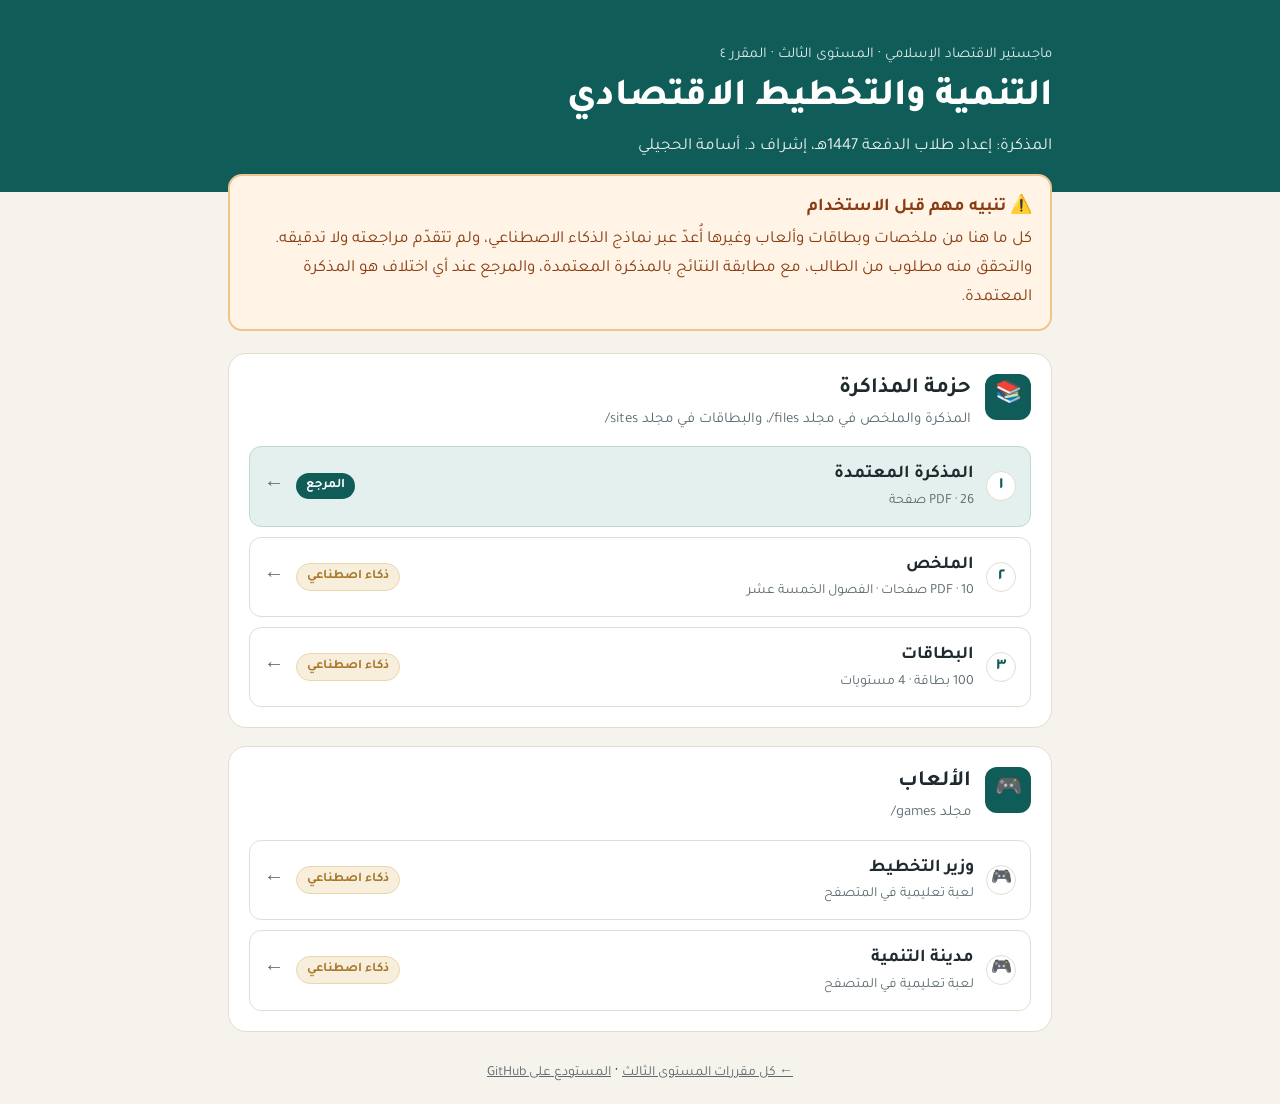
<file: index.html>
<!DOCTYPE html>
<html lang="ar" dir="rtl">
<head>
<meta charset="utf-8">
<meta name="viewport" content="width=device-width, initial-scale=1">
<title>التنمية والتخطيط الاقتصادي — حزمة المذاكرة</title>
<link href="https://fonts.googleapis.com/css2?family=Tajawal:wght@400;500;700;800&display=swap" rel="stylesheet">
<style>
:root{--bg:#f6f3ec;--card:#fff;--ink:#1f2a2e;--mute:#5d6b70;--line:#e4ddcf;--teal:#0f5c58;--teal2:#e3f0ee;--gold:#a8782a;--gold2:#f7eedb;--warn:#8a3b12;--warn2:#fff4e5}
*{box-sizing:border-box}
html{scroll-behavior:smooth}
body{margin:0;font-family:"Tajawal",sans-serif;background:var(--bg);color:var(--ink);line-height:1.7;font-size:17px}
a{color:inherit}
.wrap{max-width:860px;margin:0 auto;padding:0 18px}
.hero{background:var(--teal);color:#fff;padding:42px 0 30px}
.hero .kicker{font-size:15px;opacity:.85;margin:0}
.hero h1{font-size:clamp(26px,5vw,38px);font-weight:800;margin:6px 0 8px;line-height:1.35}
.hero p{margin:0;opacity:.9}
.notice{background:var(--warn2);border:2px solid #f0c48a;border-radius:14px;padding:16px 18px;margin:-18px 0 22px;position:relative;color:var(--warn)}
.notice strong{display:block;font-size:18px;margin-bottom:4px}
.notice p{margin:0}
nav.toc .wrap{display:grid;grid-template-columns:repeat(3,1fr);gap:8px}
nav.toc a{text-decoration:none;background:var(--card);border:1px solid var(--line);border-radius:12px;padding:10px 12px;font-size:15px;font-weight:500;line-height:1.45}
.top{position:fixed;bottom:16px;left:16px;background:var(--teal);color:#fff;text-decoration:none;border-radius:999px;padding:8px 14px;font-size:14px;box-shadow:0 4px 14px rgba(0,0,0,.18)}
nav.toc a b{color:var(--teal);margin-left:6px}
nav.toc a:hover{border-color:var(--teal)}
.legend{display:flex;flex-wrap:wrap;gap:14px;color:var(--mute);font-size:15px;margin:14px 0 4px}
.course{background:var(--card);border:1px solid var(--line);border-radius:18px;padding:20px;margin:18px 0;scroll-margin-top:12px}
.course header{display:flex;gap:14px;align-items:flex-start;margin-bottom:14px}
.num{flex:0 0 46px;height:46px;border-radius:12px;background:var(--teal);color:#fff;display:grid;place-items:center;font-weight:800;font-size:22px}
.course h2{margin:0;font-size:22px;line-height:1.4}
.course header p{margin:2px 0 0;color:var(--mute);font-size:15px}
.links{display:grid;gap:10px}
.lnk{display:flex;align-items:center;gap:12px;text-decoration:none;border:1px solid var(--line);border-radius:12px;padding:12px 14px;transition:.15s}
.lnk:hover{transform:translateX(-3px);border-color:var(--teal)}
.lnk.memo{background:var(--teal2);border-color:#bcd9d5}
.lnk .n{flex:0 0 30px;height:30px;border-radius:50%;background:#fff;border:1px solid var(--line);display:grid;place-items:center;font-weight:700;color:var(--teal)}
.lnk .tx{flex:1;display:flex;flex-direction:column;min-width:0}
.lnk strong{font-size:18px}
.lnk small{color:var(--mute);font-size:14px}
.tag{flex:0 0 auto;font-size:13px;font-weight:700;border-radius:999px;padding:2px 10px}
.tag.memo{background:var(--teal);color:#fff}
.tag.ai{background:var(--gold2);color:var(--gold);border:1px solid #ead7ae}
.ar{color:var(--mute);font-size:20px}
.repo{display:inline-block;margin-top:12px;font-size:14px;color:var(--mute)}
footer{text-align:center;color:var(--mute);font-size:14px;padding:26px 0 40px}
@media(max-width:620px){nav.toc .wrap{grid-template-columns:1fr 1fr}}
@media(max-width:520px){.course{padding:16px}.lnk{padding:10px 12px;gap:10px}.lnk .tag{display:none}.lnk.ai small::before{content:"ذكاء اصطناعي · ";color:var(--gold);font-weight:700}}
</style>
</head>
<body>
<div class="hero"><div class="wrap">
<p class="kicker">ماجستير الاقتصاد الإسلامي · المستوى الثالث · المقرر ٤</p>
<h1>التنمية والتخطيط الاقتصادي</h1>
<p>المذكرة: إعداد طلاب الدفعة 1447هـ، إشراف د. أسامة الحجيلي</p>
</div></div>
<div class="wrap">
<div class="notice" role="note"><strong>⚠️ تنبيه مهم قبل الاستخدام</strong>
<p>كل ما هنا من ملخصات وبطاقات وألعاب وغيرها أُعدّ عبر نماذج الذكاء الاصطناعي، ولم تتقدّم مراجعته ولا تدقيقه. والتحقق منه مطلوب من الطالب، مع مطابقة النتائج بالمذكرة المعتمدة، والمرجع عند أي اختلاف هو المذكرة المعتمدة.</p></div>
</div>
<main class="wrap">
<section class="course"><header><span class="num">📚</span><div><h2>حزمة المذاكرة</h2><p>المذكرة والملخص في مجلد files/، والبطاقات في مجلد sites/</p></div></header>
<div class="links">
<a class="lnk memo" href="files/%D9%85%D8%B0%D9%83%D8%B1%D8%A9-%D8%A7%D9%84%D8%AA%D9%86%D9%85%D9%8A%D8%A9-%D9%88%D8%A7%D9%84%D8%AA%D8%AE%D8%B7%D9%8A%D8%B7-%D8%A7%D9%84%D8%A7%D9%82%D8%AA%D8%B5%D8%A7%D8%AF%D9%8A.pdf"><span class="n">١</span><span class="tx"><strong>المذكرة المعتمدة</strong><small>PDF · 26 صفحة</small></span><span class="tag memo">المرجع</span><span class="ar">←</span></a>
<a class="lnk ai" href="files/tanmiya-summary.pdf"><span class="n">٢</span><span class="tx"><strong>الملخص</strong><small>PDF · 10 صفحات · الفصول الخمسة عشر</small></span><span class="tag ai">ذكاء اصطناعي</span><span class="ar">←</span></a>
<a class="lnk ai" href="sites/cards/"><span class="n">٣</span><span class="tx"><strong>البطاقات</strong><small>100 بطاقة · 4 مستويات</small></span><span class="tag ai">ذكاء اصطناعي</span><span class="ar">←</span></a>
</div></section>
<section class="course"><header><span class="num">🎮</span><div><h2>الألعاب</h2><p>مجلد games/</p></div></header><div class="links"><a class="lnk ai" href="games/wazir-altakhtit/"><span class="n">🎮</span><span class="tx"><strong>وزير التخطيط</strong><small>لعبة تعليمية في المتصفح</small></span><span class="tag ai">ذكاء اصطناعي</span><span class="ar">←</span></a>
<a class="lnk ai" href="games/madinat-altanmiya/"><span class="n">🎮</span><span class="tx"><strong>مدينة التنمية</strong><small>لعبة تعليمية في المتصفح</small></span><span class="tag ai">ذكاء اصطناعي</span><span class="ar">←</span></a>
</div></section>
<p style="text-align:center"><a class="repo" href="https://stoooof1.github.io/MNAHJ-BAHTH/sites/level3/">← كل مقررات المستوى الثالث</a> · <a class="repo" href="https://github.com/STOOOOF1/TANMYAH">المستودع على GitHub</a></p>
</main>
</body>
</html>
</file>
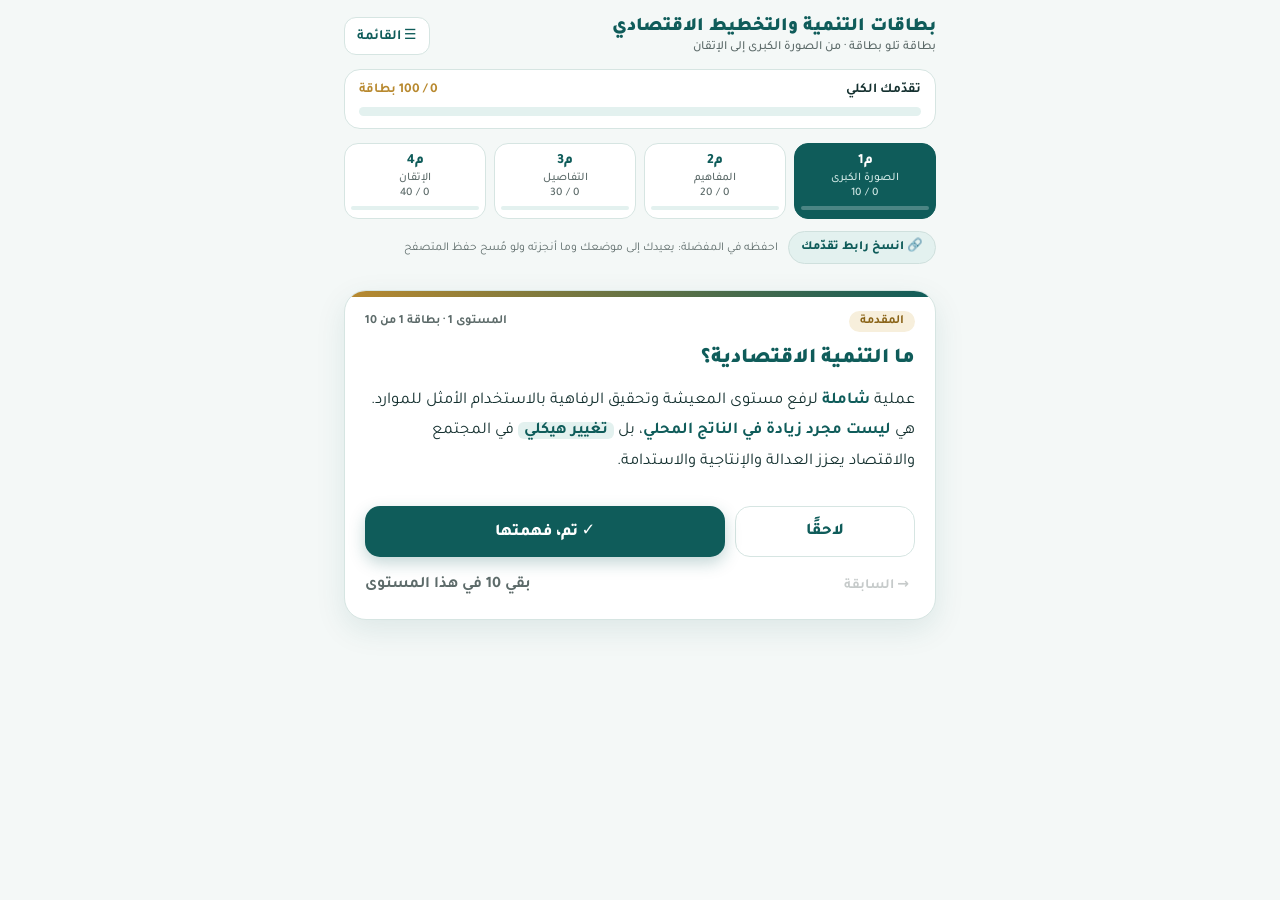
<file: bitaqat/index.html>
<!DOCTYPE html>
<html lang="ar" dir="rtl">
<head>
<meta charset="utf-8">
<meta name="viewport" content="width=device-width, initial-scale=1">
<title>بطاقات التنمية والتخطيط الاقتصادي</title>
<link rel="preconnect" href="https://fonts.googleapis.com">
<link href="https://fonts.googleapis.com/css2?family=Tajawal:wght@400;500;700;800;900&display=swap" rel="stylesheet">
<style>
:root{--ink:#14302f;--teal:#0f5c5a;--teal2:#1b7f7a;--tealL:#e3f1ef;--gold:#b8892f;--goldL:#f7efdc;--bg:#f4f8f7;--muted:#5d6b6a;--line:#d6e5e2;--ok:#1f8a5b}
*{box-sizing:border-box;margin:0;padding:0}
html,body{height:100%}
body{font-family:Tajawal,system-ui,sans-serif;background:var(--bg);color:var(--ink);-webkit-tap-highlight-color:transparent}
button{font-family:inherit;cursor:pointer;border:none}
.wrap{max-width:620px;margin:0 auto;padding:16px 14px 28px;min-height:100%;display:flex;flex-direction:column;gap:14px}
header{display:flex;align-items:center;justify-content:space-between;gap:10px}
header h1{font-size:19px;font-weight:900;color:var(--teal);line-height:1.25}
header h1 small{display:block;font-size:12.5px;font-weight:500;color:var(--muted)}
.icon-btn{background:#fff;border:1px solid var(--line);border-radius:12px;padding:8px 12px;font-size:14px;font-weight:700;color:var(--teal)}
.overall{background:#fff;border:1px solid var(--line);border-radius:16px;padding:12px 14px}
.overall .row{display:flex;justify-content:space-between;font-size:13.5px;font-weight:700;margin-bottom:8px}
.overall .row span:last-child{color:var(--gold)}
.bar{height:9px;background:var(--tealL);border-radius:9px;overflow:hidden}
.bar i{display:block;height:100%;background:linear-gradient(to left,var(--gold),var(--teal2));border-radius:9px;transition:width .4s}
.levels{display:grid;grid-template-columns:repeat(4,1fr);gap:8px}
.lv{background:#fff;border:1.5px solid var(--line);border-radius:14px;padding:9px 6px 8px;text-align:center;font-weight:800;color:var(--teal);font-size:14px;position:relative}
.lv small{display:block;font-size:11.5px;font-weight:500;color:var(--muted);margin-top:2px}
.lv .mini{height:4px;background:var(--tealL);border-radius:4px;margin-top:6px;overflow:hidden}
.lv .mini i{display:block;height:100%;background:var(--teal2)}
.lv.on{background:var(--teal);color:#fff;border-color:var(--teal)}
.lv.on small{color:#cfe7e4}
.lv.on .mini{background:rgba(255,255,255,.25)}.lv.on .mini i{background:var(--goldL)}
.lv.done:not(.on){border-color:var(--ok)}
.lv.locked{opacity:.5}
.lv .badge{position:absolute;top:-7px;left:-5px;background:var(--ok);color:#fff;border-radius:10px;font-size:11px;padding:1px 6px}
.card{background:#fff;border-radius:22px;box-shadow:0 10px 30px rgba(15,92,90,.10);border:1px solid var(--line);padding:20px 20px 18px;display:flex;flex-direction:column;gap:12px;min-height:330px;position:relative;overflow:hidden}
.card::before{content:"";position:absolute;inset:0 0 auto 0;height:6px;background:linear-gradient(to left,var(--teal),var(--gold))}
.meta{display:flex;justify-content:space-between;align-items:center;gap:8px;font-size:12.5px}
.chap{background:var(--goldL);color:#8a6418;font-weight:700;border-radius:20px;padding:3px 11px}
.count{color:var(--muted);font-weight:700}
.card h2{font-size:21px;font-weight:900;color:var(--teal);line-height:1.4}
.body{font-size:16.5px;line-height:1.85;flex:1}
.body b{color:var(--teal)}
.body ul,.body ol{padding-right:20px}
.body li{margin-bottom:3px}
.body .v{color:#8a6418;font-weight:700}
.body .k{background:var(--tealL);border-radius:6px;padding:0 6px;font-weight:700;color:var(--teal)}
.body table{width:100%;border-collapse:collapse;font-size:14.5px;margin-top:4px}
.body th{background:var(--teal);color:#fff;padding:5px 7px;text-align:right;font-weight:700}
.body td{border-bottom:1px solid var(--line);padding:5px 7px;vertical-align:top}
.done-tag{position:absolute;top:16px;left:16px;background:#e6f5ee;color:var(--ok);font-size:12px;font-weight:800;border-radius:20px;padding:3px 10px}
.actions{display:grid;grid-template-columns:1fr 2fr;gap:10px}
.btn{border-radius:15px;padding:14px 10px;font-size:16.5px;font-weight:800}
.btn.ok{background:var(--teal);color:#fff;box-shadow:0 6px 16px rgba(15,92,90,.25)}
.btn.ok:active{transform:scale(.98)}
.btn.later{background:#fff;color:var(--teal);border:1.5px solid var(--line)}
.nav{display:flex;justify-content:space-between;align-items:center}
.link{background:none;color:var(--muted);font-size:14px;font-weight:700;padding:6px}
.link:disabled{opacity:.35}
.finish{background:#fff;border-radius:22px;border:1px solid var(--line);padding:26px 20px;text-align:center;display:flex;flex-direction:column;gap:12px;align-items:center}
.finish .big{font-size:46px}
.finish h2{color:var(--teal);font-size:22px;font-weight:900}
.finish p{color:var(--muted);line-height:1.8;font-size:15.5px}
.finish .btn{width:100%}
.sheet-bg{position:fixed;inset:0;background:rgba(10,40,39,.45);display:none;align-items:flex-end;justify-content:center;z-index:9}
.sheet-bg.show{display:flex}
.sheet{background:#fff;width:100%;max-width:620px;max-height:82vh;border-radius:22px 22px 0 0;padding:16px;overflow:auto}
.sheet h3{color:var(--teal);font-weight:900;font-size:18px;margin-bottom:10px;display:flex;justify-content:space-between;align-items:center}
.item{display:flex;align-items:center;gap:10px;padding:11px 6px;border-bottom:1px solid var(--line);font-size:15px;cursor:pointer}
.item .st{width:24px;height:24px;border-radius:50%;border:2px solid var(--line);flex:none;display:flex;align-items:center;justify-content:center;font-size:13px;color:#fff}
.item.d .st{background:var(--ok);border-color:var(--ok)}
.item.cur{background:var(--tealL);border-radius:10px}
.danger{background:#fbeaea;color:#9c3d3d;border-radius:12px;padding:10px 14px;font-weight:800;font-size:14px;margin-top:12px;width:100%}
.confirm{display:none;gap:8px;margin-top:10px}
.confirm.show{display:flex}
.confirm button{flex:1;border-radius:12px;padding:10px;font-weight:800}
.toast{position:fixed;bottom:22px;left:50%;transform:translateX(-50%) translateY(30px);background:var(--ink);color:#fff;padding:10px 18px;border-radius:30px;font-size:14px;font-weight:700;opacity:0;transition:.3s;pointer-events:none;z-index:10}
.toast.show{opacity:1;transform:translateX(-50%) translateY(0)}
@keyframes pop{from{transform:translateY(12px);opacity:0}to{transform:none;opacity:1}}
.anim{animation:pop .28s ease}
.proglink{display:flex;align-items:center;gap:10px;margin:-2px 0 12px;font-size:12px;color:#5d6b6a;line-height:1.5}.proglink button{flex:none;font:inherit;font-size:12.5px;font-weight:800;color:#0f5c5a;background:#e3f1ef;border:1px solid #cfe0dd;border-radius:99px;padding:6px 12px;cursor:pointer}
</style>
</head>
<body>
<div class="wrap">
  <header>
    <h1>بطاقات التنمية والتخطيط الاقتصادي<small>بطاقة تلو بطاقة · من الصورة الكبرى إلى الإتقان</small></h1>
    <button class="icon-btn" id="listBtn">☰ القائمة</button>
  </header>
  <div class="overall"><div class="row"><span>تقدّمك الكلي</span><span id="ovTxt"></span></div><div class="bar"><i id="ovBar"></i></div></div>
  <div class="levels" id="levels"></div><div class="proglink"><button id="progBtn" type="button">🔗 انسخ رابط تقدّمك</button><span>احفظه في المفضلة: يعيدك إلى موضعك وما أنجزته ولو مُسح حفظ المتصفح</span></div>
  <div id="stage"></div>
</div>

<div class="sheet-bg" id="sheetBg"><div class="sheet" id="sheet"></div></div>
<div class="toast" id="toast"></div>

<script>
const LEVELS=[
 {n:1,name:"الصورة الكبرى",hint:"الموضوعات الرئيسة"},
 {n:2,name:"المفاهيم",hint:"التعريفات والأفكار"},
 {n:3,name:"التفاصيل",hint:"القوائم والمقارنات"},
 {n:4,name:"الإتقان",hint:"الدقائق والشواهد"}
];
const C=[
/* ===== المستوى 1 (10) ===== */
[1,"المقدمة","ما التنمية الاقتصادية؟","عملية <b>شاملة</b> لرفع مستوى المعيشة وتحقيق الرفاهية بالاستخدام الأمثل للموارد.<br>هي <b>ليست مجرد زيادة في الناتج المحلي</b>، بل <span class='k'>تغيير هيكلي</span> في المجتمع والاقتصاد يعزز العدالة والإنتاجية والاستدامة."],
[1,"الفصل 2","النمو ليس هو التنمية","<b>النمو</b> = زيادة الناتج المحلي الإجمالي ← يركز على <span class='k'>الكمّ</span> والأرقام.<br><b>التنمية</b> = تحسين حياة الناس ← تُعنى بـ<span class='k'>الكيف</span>: جودة النمو واستدامته وعدالته، وتراعي الجوانب الاجتماعية والبيئية."],
[1,"الفصل 3","لماذا نسعى إلى التنمية؟","لأنها تحقق أهدافًا كبرى: <b>رفع مستوى المعيشة</b>، <b>تقليل الفقر</b>، <b>عدالة التوزيع</b>، <b>الابتكار</b>، <b>البنية التحتية</b>، <b>التعليم والصحة</b>.<br>وهي ركيزة <b>للاستقرار السياسي والاجتماعي</b> ولتحسين جودة الحياة."],
[1,"الفصل 4","سبع نظريات تفسر التنمية","كل نظرية تجيب عن سؤال: <b>ما محرّك التنمية؟</b><ul><li>سميث: حرية السوق</li><li>ماركس: الصراع الطبقي</li><li>شومبيتر: الابتكار</li><li>روستو: المراحل</li><li>الدفع القوي: الاستثمار الضخم</li><li>نوركس: النمو المتوازن</li><li>هيرشمان: النمو غير المتوازن</li></ul>"],
[1,"الفصل 5","أنواع التنمية والتنمية في الإسلام","للتنمية ثلاثة أنواع: <b>اقتصادية · اجتماعية · مستدامة</b>.<br>والتنمية في الإسلام <b>شاملة متوازنة</b>، غايتها <span class='k'>مقاصد الشريعة الخمسة</span>، و<b>الإنسان محورها وهدفها</b>."],
[1,"الفصول 6–8","التخلف الاقتصادي باختصار","حالة ضعف نمو وتراجع: معيشة ودخل منخفضان وموارد لا تُستغل جيدًا.<br><b>يُقاس</b> بمؤشرات كالناتج المحلي ودخل الفرد و<b>مؤشر التنمية البشرية</b>.<br><b>يُعالج</b> بالإنتاج والاستثمار، والتعليم والصحة، والعدالة، ومحاربة الفساد."],
[1,"الفصل 9","كيف يفسر الإسلام التخلف؟","ليس مشكلة مال وموارد فقط، بل <b>خلل في القيم والسلوك</b> و<b>تقصير في عمارة الأرض</b>.<br>له <b>5 أسباب</b> تقابلها <b>5 سبل للنهوض</b>، وهو <span class='k'>ليس قدرًا محتومًا</span>."],
[1,"الفصول 10، 11، 13","الاستراتيجية ومن يصنع التنمية","<b>الاستراتيجية</b>: خطة طويلة الأمد توجّه موارد الدولة نحو نمو شامل مستدام.<br>ويصنع التنمية ثلاثة فاعلين: <b>الدولة</b> و<b>المواطن</b> و<b>المؤسسات الخاصة</b>، ولكلٍّ دوره."],
[1,"الفصل 12","تمويل التنمية: إسلامي ووضعي","يتفق النظامان في <b>أهمية التمويل</b>، ويختلفان في المصدر والمنهج والقيم.<br><b>الإسلامي</b>: مشاركة في الربح والخسارة، والربا محرّم.<br><b>الوضعي</b>: قرض بفائدة ثابتة، والمقترض يتحمل المخاطر."],
[1,"الفصلان 14–15","التخطيط الاقتصادي وتجربة المملكة","<b>التخطيط</b>: تحديد مسبق للأهداف والمسارات لتحقيق التنمية بكفاءة.<br><b>في المملكة</b> مرحلتان: <b>الخطط الخمسية</b> (بناء البنية التحتية) ← <b>رؤية 2030</b> (تخطيط استراتيجي موجّه بالأداء)."],

/* ===== المستوى 2 (20) ===== */
[2,"الفصل 1","تعريف علم الاقتصاد","علم <b>اجتماعي</b> يدرس كيفية استخدام <b>الموارد المحدودة</b> لإشباع <b>حاجات الإنسان المتعددة</b> بأفضل شكل ممكن، من خلال <b>المقارنة بين الاستخدامات البديلة</b> لهذه الموارد."],
[2,"الفصل 1","تعريف الاقتصاد الإسلامي","منظومة من <b>القواعد والأصول الشرعية</b> المستمدة من القرآن والسنة، تهدف إلى بناء <b>نظام اقتصادي عادل</b> يحقق <b>الكفاية للأفراد</b> و<b>التنمية للمجتمع</b> في إطار القيم الإسلامية."],
[2,"الفصل 1","تعريف التنمية الاقتصادية","عملية تهدف إلى <b>رفع مستوى الدخل القومي</b> و<b>تحسين نوعية الحياة</b> عبر <span class='k'>التغيير الهيكلي</span> في الاقتصاد والمجتمع، وتشمل التقدم في <b>التعليم والصحة والإنتاج والعدالة الاجتماعية</b>."],
[2,"الفصل 2","النمو والتنمية: المقارنة الكاملة","<table><tr><th></th><th>النمو</th><th>التنمية</th></tr><tr><td><b>المفهوم</b></td><td>زيادة الناتج المحلي خلال فترة</td><td>تحسين المعيشة بزيادة الإنتاجية وعدالة التوزيع</td></tr><tr><td><b>التركيز</b></td><td>الكم والأرقام</td><td>جودة النمو واستدامته وعدالته</td></tr><tr><td><b>يراعي</b></td><td>الاقتصاد فقط</td><td>العوامل الاجتماعية والبيئية</td></tr></table>"],
[2,"الفصل 3","أهداف التنمية العشرة","<ol><li>تحسين مستوى المعيشة</li><li>تقليل الفقر</li><li>تعزيز النمو المستدام</li><li>توزيع عادل للثروات</li><li>تعزيز الابتكار والتقنية</li><li>تطوير البنية التحتية</li><li>تحسين التعليم</li><li>تعزيز المشاركة المجتمعية</li><li>زيادة الاستثمار</li><li>تحسين الصحة العامة</li></ol>"],
[2,"الفصل 3","أهمية التنمية الاقتصادية","ضرورية لـ: <b>تحسين المعيشة</b> و<b>زيادة الدخل</b> و<b>توفير فرص العمل</b> ← فتقل البطالة والفقر وتتعزز العدالة.<br>وتعزز <b>الابتكار والكفاءة الإنتاجية</b>، وتسهم في <b>الاستقرار السياسي والاجتماعي</b>.<br>إذن هي ركيزة لتحقيق الأهداف الاجتماعية والثقافية والاقتصادية."],
[2,"الفصل 4","نظرية آدم سميث (الكلاسيكية)","التنمية تتحقق بـ<b>حرية السوق والمنافسة</b>.<br>كل فرد يعمل لمصلحته الذاتية، فيتحقق تلقائيًا الصالح العام عبر <span class='k'>اليد الخفية</span>."],
[2,"الفصل 4","النظرية الماركسية","تفسر التنمية بـ<b>العلاقات الطبقية</b> و<b>الصراع بين العمال والرأسماليين</b>.<br>الرأسمالية تولّد التفاوت والفقر ← فتقوم <b>ثورة</b> تقيم نظامًا أعدل هو <b>الاشتراكية</b>."],
[2,"الفصل 4","نظرية شومبيتر (الابتكار)","<b>الابتكار</b> هو المحرك الأساسي للتنمية.<br>يقوم <b>رواد الأعمال</b> بإحداث <span class='k'>هدم بنّاء</span>: منتجات وتقنيات جديدة تحل محل القديمة."],
[2,"الفصل 4","نظرية روستو: مراحل النمو","تمر المجتمعات بمراحل محددة من التخلف إلى الازدهار:<ol><li>المجتمع التقليدي</li><li>التهيؤ للانطلاق</li><li>الانطلاق</li><li>التوجه نحو النضج الصناعي</li><li>الاستهلاك الجماهيري الواسع</li></ol>"],
[2,"الفصل 4","نظرية الدفع القوي (روزنشتاين-رودان)","التنمية تحتاج <b>دفعة استثمارية كبيرة ومتكاملة</b> لإخراج الاقتصاد من الركود.<br>المشاريع الصغيرة المتفرقة <b>لا تكفي</b>؛ بل يجب تحريك الاقتصاد عبر <b>استثمارات ضخمة متزامنة</b>."],
[2,"الفصل 4","المتوازن (نوركس) × غير المتوازن (هيرشمان)","<b>نوركس</b>: لا تقوم التنمية على قطاع واحد، بل <b>نمو متوازن في جميع القطاعات</b> لضمان الاستقرار.<br><b>هيرشمان</b>: تنطلق التنمية من <b>قطاعات استراتيجية محددة</b> تقود الاقتصاد، ثم تمتد آثارها تدريجيًا لبقية القطاعات."],
[2,"الفصل 5","أنواع التنمية الثلاثة","<b>الاقتصادية</b>: زيادة مستدامة في الدخل والإنتاج وتحسين الهيكل الاقتصادي.<br><b>الاجتماعية</b>: تطوير قدرات الأفراد في التعليم والصحة والثقافة، والعدالة والرفاه.<br><b>المستدامة</b>: تلبية حاجات الحاضر دون المساس بقدرة الأجيال القادمة، مع حفظ البيئة."],
[2,"الفصل 5","التنمية في الإسلام","عملية شاملة توازن بين الاقتصادي والاجتماعي والبيئي مع الالتزام بالأخلاق.<ul><li><b>غايتها</b>: حفظ الدين والنفس والعقل والنسل والمال</li><li><b>أسسها</b>: العمل، العدل، التكافل، الإحسان</li><li><b>محورها</b>: الإنسان</li></ul>"],
[2,"الفصل 6","تعريف التخلف ومظاهره","<b>التخلف</b>: ضعف النمو والتراجع الاقتصادي، يتمثل في انخفاض المعيشة والدخل وضعف استخدام الموارد.<br><b>مظاهره</b>:<ol><li>انتشار الفقر والبطالة</li><li>ضعف البنى التحتية</li><li>انخفاض الإنتاجية وتدني نصيب الفرد من الدخل</li></ol>"],
[2,"الفصل 6","مقاييس التخلف العشرة","<ol><li>الناتج المحلي الإجمالي GDP</li><li>دخل الفرد</li><li>معدل الفقر</li><li>معدل البطالة</li><li>مؤشر التنمية البشرية HDI</li><li>معدل الأمية</li><li>مؤشر الفساد</li><li>الوصول للخدمات الأساسية</li><li>معدل النمو السكاني</li><li>مؤشرات الصحة العامة</li></ol>"],
[2,"الفصل 9","أسباب التخلف في الفكر الإسلامي","<ol><li>الابتعاد عن الدين والقيم الأخلاقية</li><li>الكسل وترك العمل</li><li>الجهل وضعف التعليم</li><li>الظلم والفساد</li><li>الفرقة وضعف الوحدة</li></ol>"],
[2,"الفصل 9","سبل النهوض في ضوء الإسلام","<ol><li>الإيمان والعمل الصالح</li><li>العلم والتخطيط</li><li>العدالة الاجتماعية</li><li>العمل والإنتاج</li><li>التكافل والتعاون</li></ol>"],
[2,"الفصل 12","الفرق الجوهري في التمويل","يكمن في <b>المنطلقات الفكرية والقيمية</b> وفي التعامل مع <b>المال والربح والمخاطرة</b>:<br><b>الربا</b>: محرّم في الإسلام لأن المال لا يدرّ مالًا بلا مخاطرة أو عمل، وهو عنصر أساس في الوضعي.<br><b>المخاطر</b>: مشتركة في الإسلامي، ويتحملها المقترض وحده في الوضعي."],
[2,"الفصل 14","مفهوم التخطيط وأهميته","<b>التخطيط</b>: تحديد مسبق للأهداف والمسارات لتحقيق التنمية بكفاءة؛ يشمل التحليل والتنظيم والتوجيه والرقابة.<br><b>أهميته</b>: توحيد الجهود وتقليل الهدر · تحسين القرار · رفع الكفاءة · الميزة التنافسية والاستقرار · تسهيل التقييم."],

/* ===== المستوى 3 (30) ===== */
[3,"الفصل 4","مرتكزات نظرية آدم سميث","<ol><li><b>تقسيم العمل</b> يزيد الكفاءة والإنتاج.</li><li><b>تراكم رأس المال</b> شرط أساسي للنمو.</li><li><b>دور الدولة</b> يقتصر على الحماية والأمن وتطبيق العدالة.</li></ol>"],
[3,"الفصل 4","مرتكزات النظرية الماركسية","<ol><li><b>فائض القيمة</b> هو مصدر الربح في الرأسمالية.</li><li>التنمية الحقيقية تتحقق بـ<b>إلغاء الاستغلال الطبقي</b>.</li><li>المجتمع العادل ينتج من <b>توزيع الثروة على أسس جماعية</b>.</li></ol>"],
[3,"الفصل 4","مرتكزات نظرية شومبيتر","<ol><li>الابتكار يولّد <b>نموًا اقتصاديًا متسارعًا</b>.</li><li>دور <b>رجل الأعمال محوري</b> في التطور الاقتصادي.</li><li><b>الاستثمار في المعرفة والتقنية</b> أساس التنمية المستدامة.</li></ol>"],
[3,"الفصل 4","مرتكزات نظرية الدفع القوي","<ol><li>ضرورة <b>التخطيط المركزي</b> للتنمية.</li><li><b>الترابط بين القطاعات</b> يضاعف الأثر الاقتصادي.</li><li><b>الاستثمار في البنية التحتية</b> يحفز بقية الأنشطة.</li></ol>"],
[3,"الفصل 4","مرتكزات النمو المتوازن (نوركس)","<ol><li>التوازن بين <b>الإنتاج والاستهلاك</b>.</li><li>تحفيز الاستثمار في <b>الصناعة والزراعة والخدمات معًا</b>.</li><li>تجنب <b>الاعتماد المفرط على قطاع واحد</b> مثل النفط أو الزراعة فقط.</li></ol>"],
[3,"الفصل 4","مرتكزات النمو غير المتوازن (هيرشمان)","<ol><li>الموارد محدودة، فتُركّز في <b>قطاعات ذات أثر مضاعف</b>.</li><li>النمو يبدأ من <b>بؤر اقتصادية</b> تقود التحول البنيوي.</li><li><b>اللامركزية والتمييز</b> في توزيع الاستثمارات يسرّعان النمو.</li></ol>"],
[3,"الفصل 4","المحرك الأساسي لكل نظرية","<table><tr><td><b>سميث</b></td><td>حرية السوق وتراكم رأس المال</td></tr><tr><td><b>ماركس</b></td><td>الصراع الطبقي وتوزيع الثروة</td></tr><tr><td><b>شومبيتر</b></td><td>الابتكار وريادة الأعمال</td></tr><tr><td><b>روستو</b></td><td>المراحل التاريخية للنمو</td></tr><tr><td><b>الدفع القوي</b></td><td>الاستثمار الكبير المتزامن</td></tr><tr><td><b>المتوازن</b></td><td>نمو متزامن في القطاعات</td></tr><tr><td><b>غير المتوازن</b></td><td>قطاعات محركة للنمو</td></tr></table>"],
[3,"الفصل 4","دور الدولة في كل نظرية","<table><tr><td><b>سميث</b></td><td>محدود (تنظيم وعدالة)</td></tr><tr><td><b>ماركس</b></td><td>قوي (تملك وسائل الإنتاج)</td></tr><tr><td><b>شومبيتر</b></td><td>داعم للابتكار</td></tr><tr><td><b>روستو</b></td><td>موجّه وداعم للبنية</td></tr><tr><td><b>الدفع القوي</b></td><td>تخطيط مركزي قوي</td></tr><tr><td><b>المتوازن</b></td><td>منسّق وموجّه</td></tr><tr><td><b>غير المتوازن</b></td><td>محفّز ومركّز</td></tr></table>"],
[3,"الفصل 4","سمة النمو في كل نظرية","<table><tr><td><b>سميث</b></td><td>طبيعي تدريجي</td></tr><tr><td><b>ماركس</b></td><td>تحوّل جذري</td></tr><tr><td><b>شومبيتر</b></td><td>متقطع وديناميكي</td></tr><tr><td><b>روستو</b></td><td>تدريجي متسلسل</td></tr><tr><td><b>الدفع القوي</b></td><td>قفزات تنموية</td></tr><tr><td><b>المتوازن</b></td><td>مستقر ومنتظم</td></tr><tr><td><b>غير المتوازن</b></td><td>انتقائي وانتشاري</td></tr></table>"],
[3,"الفصل 7","معالجة التخلف الاقتصادي","<ol><li><b>زيادة الإنتاج والاستثمار</b>: بتطوير البنية التحتية والتقنيات.</li><li><b>تحسين المعيشة</b>: برفع الدخل وتوفير الخدمات الاجتماعية.</li><li><b>التعليم والصحة</b>: لتأهيل القوى العاملة.</li><li><b>العدالة الاجتماعية</b>: بتوزيع الثروة وتقليل الفوارق.</li><li><b>الاستقرار المؤسسي</b>: بمحاربة الفساد ورفع كفاءة الإدارة.</li></ol>"],
[3,"الفصل 8","تصنيف الدول اقتصاديًا","تُصنّف وفق <b>الدخل القومي الفردي</b> إلى:<ol><li>دول منخفضة الدخل</li><li>دول متوسطة الدخل (<b>دنيا وعليا</b>)</li><li>دول مرتفعة الدخل</li></ol>"],
[3,"الفصل 8","مؤشر التنمية البشرية HDI","يقيس مستوى التنمية بالجمع بين:<br><span class='k'>الدخل</span> + <span class='k'>التعليم</span> + <span class='k'>متوسط العمر</span><br>وهو <b>المقياس المعتمد لدى الأمم المتحدة</b>، وأشمل مقاييس التخلف."],
[3,"الفصل 9","مفهوم التخلف في المنظور الإسلامي","ليس مجرد نقص في المال والموارد، بل <b>خلل في القيم والسلوك والمنهج الإنساني</b> و<b>تقصير في عمارة الأرض</b>.<br><span class='v'>﴿هُوَ أَنشَأَكُم مِّنَ الْأَرْضِ وَاسْتَعْمَرَكُمْ فِيهَا﴾</span> [هود: 61]<br>أي: طلب منكم عمارتها بالعمل والعلم والإنتاج والإصلاح."],
[3,"الفصل 10","الاستراتيجية ومتطلباتها","<b>المفهوم</b>: خطة طويلة الأمد توجّه موارد الدولة نحو النمو الشامل والمستدام.<br><b>المتطلبات</b>:<ol><li>تحليل البيئة الاقتصادية والمنافسة</li><li>صياغة الأهداف والسياسات</li><li>تنفيذ البرامج وفق جداول زمنية</li><li>التقييم المستمر وتعديل المسار</li></ol>"],
[3,"الفصل 10","مكونات الاستراتيجية الناجحة","<ol><li>تنمية <b>رأس المال البشري</b> والتعليم.</li><li>تحسين <b>بيئة الأعمال</b> والإنتاج.</li><li>الاستثمار في <b>الطاقة والبيئة المستدامة</b>.</li></ol>"],
[3,"الفصل 11","أساليب تحقيق التنمية","<ol><li><b>الرؤية الواضحة</b>: أهداف واقعية بمشاركة المجتمع.</li><li><b>الإدارة الفعالة</b>: تنظيم العمل وتوزيع المسؤوليات.</li><li><b>بناء القدرات</b>: التدريب وتنمية المهارات.</li><li><b>الابتكار والإبداع</b>: الأفكار والمشاريع الريادية.</li><li><b>الثقافة التنموية</b>: قيم العمل والشفافية والتكافل.</li></ol>"],
[3,"الفصل 13","دور الدولة في التنمية","<ol><li>وضع <b>السياسات الاقتصادية</b>.</li><li>تطوير <b>البنية التحتية</b>.</li><li>دعم <b>التعليم والبحث والابتكار</b>.</li></ol>للحفظ: الدولة <b>تخطط وتبني وتدعم</b>."],
[3,"الفصل 13","دور المواطن في التنمية","<ol><li>المشاركة في <b>العمل والإنتاج</b>.</li><li><b>ترشيد الاستهلاك والادخار</b>.</li><li>الالتزام بـ<b>القيم الوطنية والاجتماعية</b>.</li></ol>للحفظ: المواطن <b>يعمل ويرشّد ويلتزم</b>."],
[3,"الفصل 13","دور المؤسسات الخاصة","<ol><li><b>الاستثمار</b> في المشاريع المنتجة.</li><li>الالتزام بـ<b>المسؤولية الاجتماعية</b>.</li><li>المساهمة في <b>حماية البيئة</b> والتنمية المستدامة.</li></ol>"],
[3,"الفصل 12","مفهوم تمويل التنمية","توفير <b>الموارد المالية</b> اللازمة لتنفيذ المشروعات الاقتصادية والاجتماعية التي ترفع المعيشة وتحقق النمو المستدام.<br>تتفق النظم في <b>أهمية التمويل</b>، وتختلف في: <span class='k'>المصدر</span> <span class='k'>المنهج</span> <span class='k'>القيم الحاكمة</span>."],
[3,"الفصل 12","أوجه التشابه بين التمويلين","<ol><li><b>الغاية المشتركة</b>: تحريك رأس المال وتشجيع الاستثمار.</li><li><b>صورة التمويل</b>: المال من جانب والعمل من جانب غالبًا، وللعامل إدارة المال حسب الاتفاق.</li><li><b>تنويع المصادر</b>: مدخرات، استثمارات، مؤسسات مالية، شراكات.</li><li><b>تشجيع الادخار والاستثمار</b> وتوجيهه لأنشطة منتجة.</li></ol>"],
[3,"الفصل 12","خلاصة المقارنة في التمويل","<table><tr><th>المعيار</th><th>الإسلامي</th><th>الوضعي</th></tr><tr><td><b>الهدف</b></td><td>التنمية الشاملة والعدالة</td><td>أقصى ربح</td></tr><tr><td><b>الأداة</b></td><td>المشاركة والتمويل الأخلاقي</td><td>القروض والفوائد</td></tr><tr><td><b>المخاطر</b></td><td>مشتركة</td><td>على المقترض</td></tr><tr><td><b>التوزيع</b></td><td>عادل ومتكافل</td><td>غير منضبط بالقيم</td></tr></table>"],
[3,"الفصل 14","أنواع التخطيط","<table><tr><td><b>باعتبار الرسمية</b></td><td>رسمي · غير رسمي</td></tr><tr><td><b>باعتبار المدة</b></td><td>قصير · متوسط · طويل المدى</td></tr><tr><td><b>باعتبار الغرض</b></td><td>استراتيجي · تشغيلي · دائم · للاستخدام الواحد</td></tr></table>"],
[3,"الفصل 14","دور التخطيط في تحقيق التنمية","<ol><li><b>تحديد الأهداف</b> واضحة وقابلة للقياس.</li><li><b>توزيع الموارد</b> توزيعًا أمثل يحد من الهدر.</li><li><b>التنبؤ بالمستقبل</b>: الاحتياجات والتحديات.</li><li><b>التنسيق</b> بين الجهات الحكومية والخاصة.</li><li><b>الاستجابة للتغيرات</b> بمرونة.</li><li><b>المراقبة والتقييم</b> وتعديل الاستراتيجيات.</li></ol>"],
[3,"الفصل 14","التخطيط في المنهج الإسلامي","<ol><li><b>رؤية شاملة</b> متماشية مع القيم وتهدف للخير العام.</li><li><b>التوكل على الله</b> مع بذل الجهد.</li><li><b>التفكر والتأمل</b> قبل القرار.</li><li><b>الاستشارة</b> لذوي الخبرة.</li><li><b>المرونة</b> والتكيف مع المتغيرات.</li><li><b>التقييم</b> ومراجعة الأداء.</li></ol>"],
[3,"الفصل 14","الضوابط الشرعية للتخطيط","<ol><li>الربط بين <b>الدنيا والآخرة</b> في الأهداف.</li><li>ربط التخطيط بـ<b>التوكل على الله</b>.</li><li>التقيد بضابط <b>الحلال والحرام</b>.</li><li>الالتزام بـ<b>الضوابط الأخلاقية</b>.</li><li><b>الشورى والتعاون</b>.</li></ol>تضمن توافق التخطيط مع القيم وتحقيق المصلحة العامة."],
[3,"الفصل 14","مراحل التخطيط الست","<ol><li>تحديد الأهداف</li><li>تحليل وتقييم الظروف البيئية</li><li>تحديد البدائل</li><li>تقييم البدائل</li><li>اختيار البديل الأمثل</li><li>تقييم النتائج والتعديل</li></ol>"],
[3,"الفصل 14","أساليب التخطيط الثلاثة","<ol><li><b>أسلوب الموازين</b>: سلعية، قيمية، قوى عاملة.</li><li><b>أسلوب المدخلات والمخرجات</b>: تحليل التشابك بين القطاعات.</li><li><b>أسلوب البرمجة الخطية</b>: أسلوب رياضي لإيجاد الحل الأمثل.</li></ol>"],
[3,"الفصل 15","المرحلة الأولى: الخطط الخمسية","بدأت في <b>أواخر القرن الرابع عشر الهجري</b> واستمرت <b>عشر خطط</b>.<br><b>هدفها</b>: بناء البنية التحتية (مطارات، موانئ، مستشفيات، جامعات، طرق سريعة).<br><b>أسلوبها</b>: الموازين، والمحرك الإنفاق العام الممول من النفط.<br><b>نتيجتها</b>: اكتمال البنية التحتية والأساس للمرحلة التالية."],
[3,"الفصل 15","المرحلة الثانية: رؤية 2030","من <b>2016م حتى الآن</b>؛ انطلاقة جديدة وخارطة طريق شاملة.<br>تحوّل من <b>تخطيط موجّه بالإنفاق</b> إلى <b>تخطيط استراتيجي موجّه بالأداء</b>.<br><b>محاورها</b>: مجتمع حيوي · اقتصاد مزدهر · وطن طموح."],

/* ===== المستوى 4 (40) ===== */
[4,"الفصل 3","الأهداف 1–5 بالتفصيل","<ol><li><b>المعيشة</b>: زيادة الدخل وتوفير التعليم والرعاية الصحية.</li><li><b>الفقر</b>: برامج اجتماعية للأكثر احتياجًا وفرص عمل.</li><li><b>النمو المستدام</b>: نمو يحافظ على الموارد الطبيعية.</li><li><b>عدالة التوزيع</b>: تقليل الفجوات بين فئات المجتمع.</li><li><b>الابتكار</b>: البحث والتطوير لزيادة الإنتاجية.</li></ol>"],
[4,"الفصل 3","الأهداف 6–10 بالتفصيل","<ol start='6'><li><b>البنية التحتية</b>: الطرق والمواصلات والطاقة.</li><li><b>التعليم</b>: تلبية احتياجات سوق العمل والمهارات الحديثة.</li><li><b>المشاركة المجتمعية</b>: إشراك المجتمع في القرارات التنموية.</li><li><b>الاستثمار</b>: جذب المحلي والأجنبي.</li><li><b>الصحة العامة</b>: الرعاية والوقاية لزيادة الإنتاجية.</li></ol>"],
[4,"المقدمة","ثلاث قيم يعززها التغيير الهيكلي","في المقدمة: التنمية تغيير هيكلي يعزز:<br><span class='k'>العدالة</span> <span class='k'>الإنتاجية</span> <span class='k'>الاستدامة</span><br>وفي تعريف الفصل الثاني: <b>النمو يركز على الكم، والتنمية تُعنى بجودة النمو واستدامته وعدالته</b>."],
[4,"الفصل 4","سميث بدقة","تحقيق المصلحة العامة يحدث <b>تلقائيًا</b> من سعي الفرد لمصلحته الذاتية ← «اليد الخفية».<br>الدولة: <b>حماية وأمن وعدالة</b> فقط (دور محدود).<br>سمة النمو عنده: <b>طبيعي تدريجي</b>."],
[4,"الفصل 4","ماركس بدقة","النتيجة عنده: <b>ثورة</b> تقيم نظامًا أعدل = <b>الاشتراكية</b>.<br>الدولة: دور <b>قوي</b> بتملك وسائل الإنتاج.<br>سمة النمو: <b>تحوّل جذري</b>.<br>مفتاحه: <span class='k'>فائض القيمة</span> مصدر الربح الرأسمالي."],
[4,"الفصل 4","روستو: المرحلتان 1 و2","<b>1. المجتمع التقليدي</b>: اقتصاد <b>زراعي بسيط</b>.<br><b>2. التهيؤ للانطلاق</b>: مرحلة <b>تكوين البنية الاقتصادية</b>."],
[4,"الفصل 4","روستو: مرحلة الانطلاق","<b>3. الانطلاق</b>: <span class='k'>نقطة التحول</span> نحو <b>النمو السريع</b>.<br>وهي المرحلة الوسطى بين التهيؤ والنضج.<br>دور الدولة عند روستو: <b>موجّه وداعم للبنية</b>، وسمة النمو <b>تدريجي متسلسل</b>."],
[4,"الفصل 4","روستو: المرحلتان 4 و5","<b>4. التوجه نحو النضج</b>: النضج <b>الصناعي</b>.<br><b>5. الاستهلاك الجماهيري الواسع</b>: آخر المراحل وقمة الازدهار."],
[4,"الفصل 4","لا تخلط: الدفع القوي × المتوازن","كلاهما يؤمن بـ<b>التزامن</b> وبعدم كفاية الجهود الجزئية، لكن:<br><b>الدفع القوي</b>: يركز على <b>حجم</b> الاستثمار وضخامته + <b>تخطيط مركزي قوي</b> ← قفزات تنموية.<br><b>المتوازن</b>: يركز على <b>توازن القطاعات</b> والإنتاج والاستهلاك ← نمو مستقر ومنتظم."],
[4,"الفصل 4","هيرشمان بدقة","الدولة عنده: <b>محفّز ومركّز</b> للاستثمار في قطاعات بعينها.<br>سمة النمو: <b>انتقائي</b> (يبدأ من قطاعات مختارة) ثم <b>انتشاري</b> (يمتد لغيرها).<br>مثال الفكرة: قطاع قائد ذو أثر مضاعف يجرّ بقية الاقتصاد."],
[4,"الفصل 6","مقياس الناتج المحلي الإجمالي","<b>GDP</b>: يقيس <b>إجمالي قيمة السلع والخدمات المنتجة</b> في الدولة.<br>ويُعدّ <b>مؤشرًا رئيسًا على النشاط الاقتصادي</b>."],
[4,"الفصل 6","دخل الفرد ومعدل الفقر","<b>دخل الفرد</b>: متوسط دخل الأفراد ← يعكس <b>مستوى المعيشة</b>.<br><b>معدل الفقر</b>: نسبة من يعيشون <b>تحت خط الفقر</b> ← يدل على <b>توزيع الثروة</b> ومستوى الرفاهية."],
[4,"الفصل 6","البطالة والأمية","<b>معدل البطالة</b>: نسبة <b>القادرين على العمل غير الموظفين</b> ← يعكس حالة سوق العمل.<br><b>معدل الأمية</b>: نسبة من <b>لا يستطيعون القراءة والكتابة</b> ← يعكس مستوى التعليم."],
[4,"الفصل 6","الفساد والخدمات الأساسية","<b>مؤشر الفساد</b>: مستوى الفساد في <b>المؤسسات الحكومية</b>، ويؤثر سلبًا في التنمية.<br><b>الوصول للخدمات الأساسية</b>: التعليم والرعاية الصحية و<b>المياه النظيفة</b> ← يعكس الرفاهية العامة."],
[4,"الفصل 6","النمو السكاني ومؤشرات الصحة","<b>النمو السكاني</b>: يزيد التخلف إذا كان <b>سريعًا دون توفير الموارد</b> اللازمة.<br><b>مؤشرات الصحة العامة</b>: مثل <b>وفيات الأطفال</b> و<b>متوسط العمر المتوقع</b> ← تعكس صحة السكان وتوفر الخدمات الصحية."],
[4,"الخاتمة","خاتمة المذكرة","التنمية ليست هدفًا اقتصاديًا فحسب، بل <b>مشروع إنساني وحضاري</b> يتكامل فيه الاقتصاد مع القيم، والعلم مع العدالة.<br>وفي المنظور الإسلامي: <b>مسؤولية جماعية</b> تقوم على العمل الصالح والعلم والعدل، وغايتها <span class='k'>إعمار الأرض وخدمة الإنسان</span>."],
[4,"الفصل 9","السبب 1: البعد عن الدين والقيم","حين يُهمل الناس قيم الإسلام في العمل ويضعفون في <b>الأمانة والإتقان</b> ← <b>تُرفع البركة</b> ويحل الضعف الاقتصادي.<br><span class='v'>﴿وَلَوْ أَنَّ أَهْلَ الْقُرَىٰ آمَنُوا وَاتَّقَوْا لَفَتَحْنَا عَلَيْهِم بَرَكَاتٍ مِّنَ السَّمَاءِ وَالْأَرْضِ﴾</span> [الأعراف: 96]"],
[4,"الفصل 9","السبب 2: الكسل وترك العمل","الإسلام <b>يربط الرزق بالسعي</b>؛ فترك السعي سبب رئيس للفقر.<br><span class='v'>﴿فَامْشُوا فِي مَنَاكِبِهَا وَكُلُوا مِن رِّزْقِهِ﴾</span> [الملك: 15]<br><b>العمل عبادة</b>، والكسل من مظاهر التخلف الحضاري."],
[4,"الفصل 9","السبب 3: الجهل وضعف التعليم","العلم <b>أساس القوة والتقدم</b>، والجهل سبب للضلال والتراجع.<br><span class='v'>﴿قُلْ هَلْ يَسْتَوِي الَّذِينَ يَعْلَمُونَ وَالَّذِينَ لَا يَعْلَمُونَ﴾</span> [الزمر: 9]<br>كل أمة تهمل التعليم والبحث تفقد مكانتها."],
[4,"الفصل 9","السبب 4: الظلم والفساد","الظلم <b>يُهلك الأمم ولو كانت غنية</b>؛ لأنه يهدم الثقة ويضعف العدالة.<br><span class='v'>﴿وَتِلْكَ الْقُرَىٰ أَهْلَكْنَاهُمْ لَمَّا ظَلَمُوا﴾</span> [الكهف: 59]<br>الفساد الإداري والمالي يكدّس الثروة بيد القلة ويحرم الأكثرية."],
[4,"الفصل 9","السبب 5: الفرقة وضعف الوحدة","الاجتماع <b>أساس القوة</b>، والانقسام يورث الضعف.<br><span class='v'>﴿وَلَا تَنَازَعُوا فَتَفْشَلُوا وَتَذْهَبَ رِيحُكُمْ وَاصْبِرُوا﴾</span> [الأنفال: 46]<br>حين تنقسم الأمة إلى مصالح متعارضة تفقد طاقتها الإنتاجية."],
[4,"الفصل 9","كل سبب يقابله سبيل","<table><tr><th>السبب</th><th>السبيل</th></tr><tr><td>البعد عن الدين</td><td>الإيمان والعمل الصالح</td></tr><tr><td>الكسل</td><td>العمل والإنتاج</td></tr><tr><td>الجهل</td><td>العلم والتخطيط</td></tr><tr><td>الظلم والفساد</td><td>العدالة الاجتماعية</td></tr><tr><td>الفرقة</td><td>التكافل والتعاون</td></tr></table>"],
[4,"الفصل 9","سبيل العدالة الاجتماعية","الإسلام يحقق العدالة بـ<b>توزيع الثروة</b> و<b>منع الاحتكار</b>،<br>ويحض على <span class='k'>الإنفاق</span> <span class='k'>الصدقة</span> <span class='k'>الوقف</span> بوصفها <b>آليات تنموية</b>."],
[4,"الفصل 9","الإيمان والعمل · العمل والإنتاج","<b>الإيمان والعمل الصالح</b>: الجمع بين العقيدة الصحيحة والعمل المنتج؛ فالإيمان وحده لا يكفي دون عمل.<br><b>العمل والإنتاج</b>: تشجيع كل عمل نافع يضيف قيمة من الزراعة إلى الصناعة والخدمات؛ لأن <b>خير الكسب عمل الرجل بيده</b>."],
[4,"الفصل 12","الاختلاف في الأساس الفكري","<b>الإسلامي</b>: يستمد قواعده من <b>الشريعة ومقاصدها</b> في تحقيق العدل والتنمية المتوازنة.<br><b>الوضعي</b>: يقوم على <b>النفعية المادية</b> وتحقيق أقصى ربح ممكن <b>دون اعتبار القيم</b>."],
[4,"الفصل 12","الاختلاف في أسلوب التمويل","<b>الإسلامي</b>: المشاركة في الربح والخسارة عبر صيغ:<br><span class='k'>المضاربة</span> <span class='k'>المشاركة</span> <span class='k'>المزارعة</span> <span class='k'>المساقاة</span><br><b>الوضعي</b>: القرض بفائدة ثابتة <b>بغض النظر عن نتيجة المشروع</b>، والفائدة ثمن استخدام رأس المال."],
[4,"الفصل 12","الاختلاف في العدالة الاجتماعية","<b>الإسلامي</b>: يسعى لتوزيع عادل للثروة عبر <b>الزكاة والوقف والصدقات</b>.<br><b>الوضعي</b>: <b>لا يراعي توزيع الثروة</b>، بل يركز على الكفاءة الإنتاجية والعائد."],
[4,"الفصل 12","الاختلاف في الجانب الأخلاقي","<b>الإسلامي</b>: التمويل مرتبط بالقيم: <b>الصدق، الأمانة، تجنب الغرر والاحتكار</b>.<br><b>الوضعي</b>: يفتقر إلى الضوابط الأخلاقية؛ <b>ما دام النشاط قانونيًا فهو مقبول</b>."],
[4,"الفصل 12","الاختلاف في مجال الاستثمار","<b>الإسلامي</b>: يجب أن يكون في <b>مجالات حلال ومنتجة</b> تحقق المنفعة العامة.<br><b>الوضعي</b>: يمكن أن يكون في <b>أي نشاط يحقق ربحًا</b> حتى لو كان ضارًا بالمجتمع."],
[4,"الفصل 12","العلاقة بين المال والعمل","<b>الإسلامي</b>: <span class='k'>تكامل وتفاعل</span> بين المال والعمل.<br><b>الوضعي</b>: <span class='k'>فصل تام</span> ← المال وحده يدرّ الربح.<br>ومن هنا عُلّل تحريم الربا: <b>لا يجوز أن يدرّ المال مالًا بلا مخاطرة أو عمل</b>."],
[4,"الفصل 14","نشأة التخطيط: البدايات","بدأ مع <b>استقرار الإنسان</b>، وتطور مع <b>الثورة الصناعية</b>.<br><b>1910م</b>: أول استخدام علمي للتخطيط الاستراتيجي على يد العالم النرويجي <b>كريستيان شونهيدر</b>.<br><b>1914م</b>: أول استخدام عملي في <b>ألمانيا</b> خلال الحرب العالمية الأولى."],
[4,"الفصل 14","التخطيط بعد الحرب الثانية واليوم","توسعت الدول في تطبيقه <b>بعد الحرب العالمية الثانية</b> عبر <b>مشروع مارشال</b> لمواجهة مشكلات الحرب.<br><b>اليوم</b>: أصبح يهتم بدراسة <b>الأهداف الاجتماعية والاقتصادية</b> = أحدث اتجاهات التخطيط."],
[4,"الفصل 14","خصائص التخطيط وضوابطه","<ol><li>إعطاؤه <b>الأولوية</b> في النظام الإداري</li><li><b>الواقعية</b></li><li><b>الشمولية</b></li><li><b>التناسق والانسجام</b> بين الأهداف</li><li><b>المرونة</b></li><li><b>الإلزامية</b></li></ol>"],
[4,"الفصل 14","الموازين السلعية","تركز على <b>سلع محددة</b> مثل القمح أو النفط.<br>توازن بين <b>مصادرها</b> (الإنتاج المحلي، الواردات) و<b>استخداماتها</b> (الاستهلاك النهائي، التصدير)."],
[4,"الفصل 14","الموازين القيمية: المستوى الجزئي","على مستوى <b>المنشأة</b> تُعرف بـ<span class='k'>الموازنة التقديرية</span>:<br><b>ترجمة مالية لأهداف المنشأة</b>، تهدف إلى التوازن بين <b>الإيرادات والمصروفات</b>."],
[4,"الفصل 14","الموازين القيمية: المستوى الكلي","على مستوى <b>الدولة</b> تُعدّ <b>القيد الحاكم للخطة</b>، وتشمل:<ul><li><b>ميزانية الدولة</b>: الإيرادات والنفقات العامة</li><li><b>ميزان المدفوعات</b>: التدفقات النقدية مع الخارج</li><li><b>الموازنة النقدية</b>: لإدارة السيولة وضمان تنفيذ الموازنة العامة على أساس نقدي</li></ul>"],
[4,"الفصل 14","موازين القوى العاملة","تطورت من <b>موازنة أعداد العمال</b> إلى <b>التخطيط الاستراتيجي للقوى العاملة</b>:<br>تحليل <b>الطلب المستقبلي</b> (المهارات المطلوبة) و<b>العرض الحالي</b> (المهارات المتاحة) ← تحديد <b>الفجوة</b> (فائض أو عجز) لتحقيق التوازن."],
[4,"الفصل 14","أسلوب المدخلات والمخرجات","يحلل <b>التشابك والاعتماد المتبادل</b> بين القطاعات الاقتصادية.<br>يُستخدم لـ<b>تحليل الأثر</b>: قياس الآثار المباشرة وغير المباشرة لأي تغيير في الطلب (كاستثمار جديد) على الإنتاج والواردات والعمالة.<br>وتقدير انتشار <b>صدمات التكلفة</b> كارتفاع أسعار المحروقات."],
[4,"الفصل 14","أسلوب البرمجة الخطية","أسلوب <b>رياضي</b> هدفه <span class='k'>المثالية</span>: إيجاد <b>الحل الأمثل</b> الذي يحقق:<ul><li>إما <b>تعظيم</b> هدف مرغوب كالربح أو الإيراد</li><li>أو <b>تخفيض</b> هدف غير مرغوب كالتكاليف</li></ul>"],
[4,"الفصل 15","حوكمة التخطيط وآليات الرؤية","<b>مجلس الشؤون الاقتصادية والتنمية</b>: العقل المدبر الذي يوحّد توجهات الدولة.<br><b>وزارة الاقتصاد والتخطيط</b>: الجهة الفنية لوضع الخطط.<br><b>التنفيذ</b>: برامج تحقيق الرؤية، مثل تطوير الصناعة الوطنية والخدمات اللوجستية، وصندوق الاستثمارات العامة، وتنمية القدرات البشرية، والاستدامة المالية.<br><b>المتابعة</b>: مؤشرات الأداء الرئيسة."]
];
const CARDS=C.map((c,i)=>({lv:c[0],ch:c[1],t:c[2],b:c[3]}));
LEVELS.forEach(L=>{let k=0;CARDS.forEach(c=>{if(c.lv===L.n)c.id='L'+L.n+'-'+(++k);});L.total=k;});

const KEY='tanmiya-cards-v1';
let S={done:{},level:1,order:{}};
try{const raw=localStorage.getItem(KEY);if(raw)S=Object.assign(S,JSON.parse(raw));}catch(e){}
function save(){try{localStorage.setItem(KEY,JSON.stringify(S));}catch(e){}}

const byLv=n=>CARDS.filter(c=>c.lv===n);
const doneCount=n=>byLv(n).filter(c=>S.done[c.id]).length;
const lvComplete=n=>doneCount(n)===byLv(n).length;
const unlocked=n=>true; // كل المستويات مفتوحة
function queue(n){ // order of pending cards (supports "later")
  const ids=byLv(n).map(c=>c.id);
  let o=(S.order[n]||[]).filter(id=>ids.includes(id));
  ids.forEach(id=>{if(!o.includes(id))o.push(id)});
  S.order[n]=o;return o.filter(id=>!S.done[id]);
}
let viewId=null; // card opened explicitly (e.g., from list)
let hist=[];

function render(){
  const tot=CARDS.length,d=CARDS.filter(c=>S.done[c.id]).length;
  ovTxt.textContent=d+' / '+tot+' بطاقة';ovBar.style.width=(d/tot*100)+'%';
  levels.innerHTML=LEVELS.map(L=>{
    const dc=doneCount(L.n),cls=['lv'];if(L.n===S.level)cls.push('on');if(lvComplete(L.n))cls.push('done');if(!unlocked(L.n))cls.push('locked');
    return `<button class="${cls.join(' ')}" data-l="${L.n}">${lvComplete(L.n)?'<span class="badge">✓</span>':''}${unlocked(L.n)?'':'🔒 '}م${L.n}<small>${L.name}</small><small>${dc} / ${L.total}</small><div class="mini"><i style="width:${dc/L.total*100}%"></i></div></button>`}).join('');
  const L=LEVELS[S.level-1];const q=queue(S.level);
  let card=viewId?CARDS.find(c=>c.id===viewId):null;
  if(!card&&q.length)card=CARDS.find(c=>c.id===q[0]);
  if(!card){window.__cur=null;
    const next=LEVELS[S.level];
    stage.innerHTML=`<div class="finish anim"><div class="big">🎉</div><h2>أتممت المستوى ${S.level}: ${L.name}</h2>
      <p>${next?`فهمت جميع بطاقاته (${L.total}). المستوى التالي «${next.name}» فيه ${next.total} بطاقة ويأخذك أعمق في المنهج.`:'أنهيت البطاقات المئة كلها. أنت الآن ملمّ بالمقرر من الصورة الكبرى إلى أدق التفاصيل.'}</p>
      ${next?`<button class="btn ok" id="goNext">انتقل إلى المستوى ${next.n} ←</button>`:''}
      <button class="btn later" id="review">راجع بطاقات هذا المستوى</button></div>`;
    const g=document.getElementById('goNext');if(g)g.onclick=()=>{S.level++;viewId=null;hist=[];save();render();};
    document.getElementById('review').onclick=openList;
    save();return;
  }
  window.__cur=card.id;const idx=byLv(S.level).indexOf(card)+1;const isDone=!!S.done[card.id];
  stage.innerHTML=`<div class="card anim">
    ${isDone?'<span class="done-tag">✓ تمت</span>':''}
    <div class="meta"><span class="chap">${card.ch}</span><span class="count">المستوى ${S.level} · بطاقة ${idx} من ${L.total}</span></div>
    <h2>${card.t}</h2><div class="body">${card.b}</div>
    <div class="actions">
      <button class="btn later" id="later">${isDone?'إلغاء «تم»':'لاحقًا'}</button>
      <button class="btn ok" id="ok">${isDone?'التالية ←':'✓ تم، فهمتها'}</button>
    </div>
    <div class="nav"><button class="link" id="back" ${hist.length?'':'disabled'}>→ السابقة</button><span class="count">بقي ${q.length} في هذا المستوى</span></div>
  </div>`;
  ok.onclick=()=>{hist.push(card.id);if(!isDone){S.done[card.id]=true;toast('أحسنت! ✓');}viewId=null;save();render();};
  later.onclick=()=>{
    if(isDone){delete S.done[card.id];viewId=card.id;save();render();return;}
    const o=S.order[S.level];o.splice(o.indexOf(card.id),1);o.push(card.id);hist.push(card.id);viewId=null;
    if(queue(S.level).length>1)toast('ستعود إليها لاحقًا');save();render();};
  back.onclick=()=>{const id=hist.pop();if(id){viewId=id;render();}};
}
levels.onclick=e=>{const b=e.target.closest('.lv');if(!b)return;const n=+b.dataset.l;
  if(!unlocked(n)){toast('أكمل المستوى '+(n-1)+' أولًا');return;}S.level=n;viewId=null;hist=[];save();render();};

function openList(){
  const L=LEVELS[S.level-1];const q=queue(S.level);const cur=viewId||q[0];
  sheet.innerHTML=`<h3><span>المستوى ${L.n}: ${L.name}</span><button class="link" id="cls">إغلاق ✕</button></h3>`+
   byLv(S.level).map((c,i)=>`<div class="item ${S.done[c.id]?'d':''} ${c.id===cur?'cur':''}" data-id="${c.id}"><span class="st">${S.done[c.id]?'✓':''}</span><span>${i+1}. ${c.t}</span></div>`).join('')+
   `<button class="danger" id="rst">إعادة تعيين تقدّم هذا المستوى</button>
    <div class="confirm" id="cf"><button style="background:#9c3d3d;color:#fff" id="yes">نعم، أعد التعيين</button><button style="background:var(--tealL);color:var(--teal)" id="no">تراجع</button></div>`;
  sheetBg.classList.add('show');
  sheet.querySelectorAll('.item').forEach(it=>it.onclick=()=>{viewId=it.dataset.id;hist=[];closeList();render();});
  cls.onclick=closeList;rst.onclick=()=>cf.classList.add('show');no.onclick=()=>cf.classList.remove('show');
  yes.onclick=()=>{byLv(S.level).forEach(c=>delete S.done[c.id]);delete S.order[S.level];viewId=null;hist=[];save();closeList();render();toast('بدأ المستوى من جديد');};
}
function closeList(){sheetBg.classList.remove('show');}
listBtn.onclick=openList;sheetBg.onclick=e=>{if(e.target===sheetBg)closeList();};
let tt;function toast(m){toastEl.textContent=m;toastEl.classList.add('show');clearTimeout(tt);tt=setTimeout(()=>toastEl.classList.remove('show'),1400);}
const toastEl=document.getElementById('toast');

/* ===== رابط التقدم: يُكتب التقدم والموضع في الرابط، فيعود الدارس إلى مكانه ولو مُسح حفظ المتصفح ===== */
const PROG=(()=>{const A='ABCDEFGHIJKLMNOPQRSTUVWXYZabcdefghijklmnopqrstuvwxyz0123456789-_';
 const lvOf=id=>+String(id).split('-')[0].slice(1);
 function enc(){const ids=P.ids(),d=P.done();let s='';for(let i=0;i<ids.length;i+=6){let v=0;for(let j=0;j<6;j++)if(d[ids[i+j]])v|=1<<j;s+=A[v];}
  const c=P.cur();return 'p='+s+'&l='+P.level()+(c?'&c='+c:'');}
 function sync(){try{window.history.replaceState(null,'','#'+enc());}catch(e){}}
 function load(){let start=null;try{const m={};(location.hash||'').replace(/^#/,'').split('&').forEach(kv=>{const i=kv.indexOf('=');if(i>0)m[kv.slice(0,i)]=kv.slice(i+1);});
  if(!m.p)return null;const ids=P.ids(),d=P.done(),before=ids.filter(i=>d[i]).length;let fromLink=0;
  for(let i=0;i<ids.length;i++){const v=A.indexOf(m.p[Math.floor(i/6)]||'A');if(v>=0&&(v>>(i%6))&1){fromLink++;d[ids[i]]=true;}}
  if(fromLink>=before){if(m.c&&ids.includes(m.c)){P.go(lvOf(m.c),m.c);start=m.c;}else if(+m.l>=1&&+m.l<=4)P.go(+m.l,null);}
  P.save();}catch(e){}return start;}
 function copy(){const url=location.href.split('#')[0]+'#'+enc();const ok=()=>toast('نُسخ الرابط ✓ احفظه في المفضلة أو أرسله لنفسك');
  const fb=()=>{const t=document.createElement('textarea');t.value=url;t.style.cssText='position:fixed;opacity:0';document.body.appendChild(t);t.select();
   let done=false;try{done=document.execCommand('copy');}catch(e){}t.remove();if(done)ok();else window.prompt('انسخ هذا الرابط واحفظه:',url);};
  try{navigator.clipboard.writeText(url).then(ok,fb);}catch(e){fb();}}
 return {sync,load,copy};})();
const P={ids:()=>CARDS.map(c=>c.id),done:()=>S.done,level:()=>S.level,cur:()=>window.__cur,go:(l,id)=>{S.level=l;viewId=id;},save};
{const _f=render;render=function(...a){const r=_f.apply(this,a);PROG.sync();return r;};}
document.getElementById('progBtn').onclick=()=>PROG.copy();
PROG.load();
render();
</script>
</body>
</html>
</file>
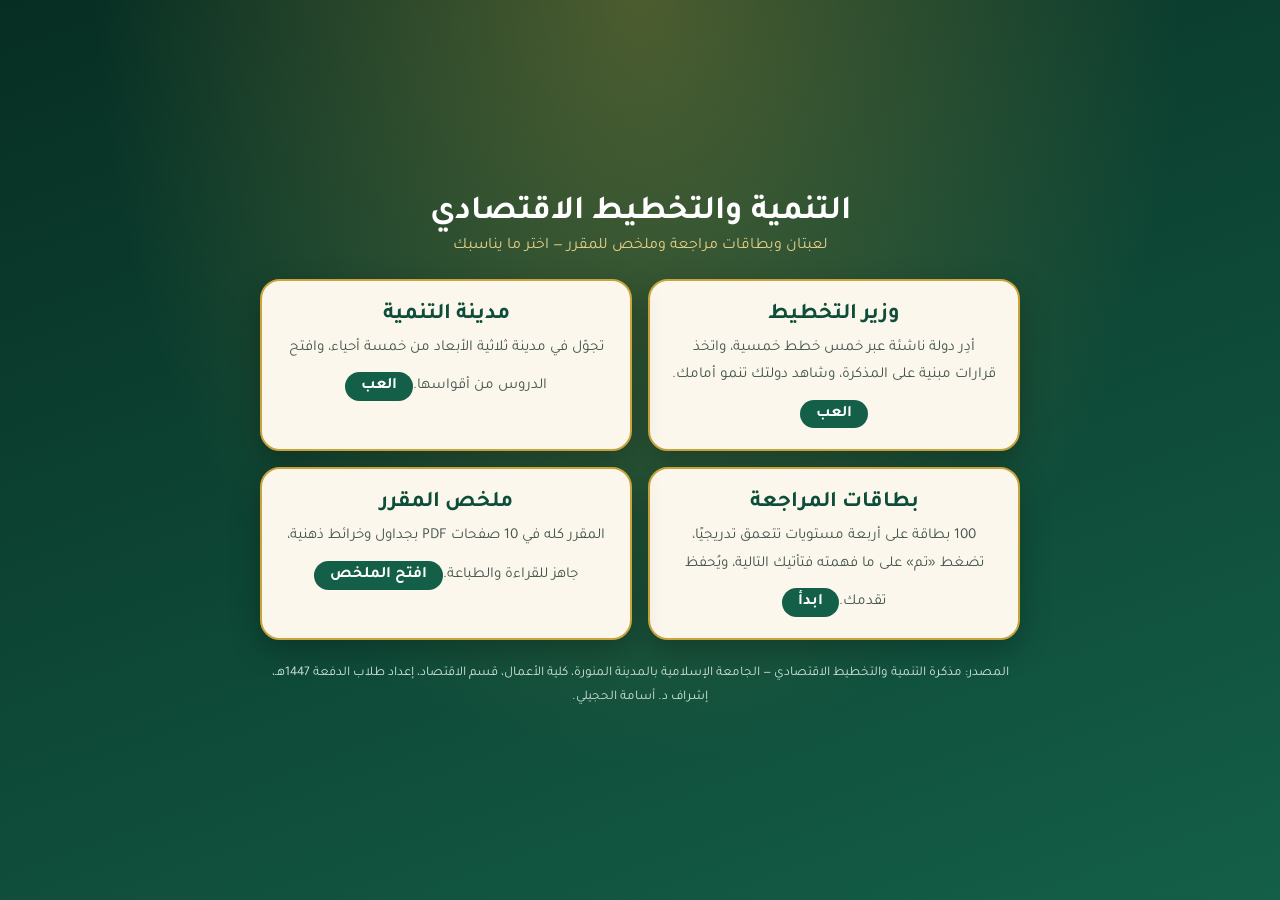
<file: games/index.html>
<!DOCTYPE html>
<html lang="ar" dir="rtl">
<head>
<meta charset="utf-8">
<meta name="viewport" content="width=device-width, initial-scale=1">
<title>مقرر التنمية والتخطيط الاقتصادي: ألعاب وبطاقات وملخص</title>
<link href="https://fonts.googleapis.com/css2?family=Tajawal:wght@400;700;800&display=swap" rel="stylesheet">
<style>
  body{margin:0;min-height:100vh;display:grid;place-items:center;font-family:Tajawal,"Segoe UI",Tahoma,sans-serif;
    background:radial-gradient(ellipse at 50% 0%,rgba(201,164,58,.35),transparent 60%),linear-gradient(160deg,#072e23,#145f48);color:#17251f;padding:16px;box-sizing:border-box}
  main{width:min(760px,100%);text-align:center}
  h1{color:#fff;font-size:2.1rem;margin:.2rem 0}
  p.sub{color:#e7cf86;margin:0 0 1.4rem}
  .grid{display:grid;grid-template-columns:repeat(auto-fit,minmax(260px,1fr));gap:1rem}
  a.card{display:block;text-decoration:none;color:inherit;background:#fbf7ec;border:2px solid #c9a43a;border-radius:20px;padding:1.3rem;box-shadow:0 10px 30px rgba(0,0,0,.25);transition:transform .15s}
  a.card:hover{transform:translateY(-3px)}
  a.card b{display:block;font-size:1.4rem;color:#0d4d3a;margin-bottom:.4rem}
  a.card span{font-size:.95rem;line-height:1.8;color:#44564e}
  a.card em{display:inline-block;margin-top:.7rem;font-style:normal;background:#145f48;color:#fff;border-radius:99px;padding:.3rem 1rem;font-weight:700}
  small{display:block;color:#cfe3dc;margin-top:1.4rem;line-height:1.8}
</style>
</head>
<body>
<main>
  <h1>التنمية والتخطيط الاقتصادي</h1>
  <p class="sub">لعبتان وبطاقات مراجعة وملخص للمقرر — اختر ما يناسبك</p>
  <div class="grid">
    <a class="card" href="wazir-altakhtit/"><b>وزير التخطيط</b><span>أدِر دولة ناشئة عبر خمس خطط خمسية، واتخذ قرارات مبنية على المذكرة، وشاهد دولتك تنمو أمامك.</span><em>العب</em></a>
    <a class="card" href="madinat-altanmiya/"><b>مدينة التنمية</b><span>تجوّل في مدينة ثلاثية الأبعاد من خمسة أحياء، وافتح الدروس من أقواسها.</span><em>العب</em></a>
    <a class="card" href="../sites/cards/"><b>بطاقات المراجعة</b><span>100 بطاقة على أربعة مستويات تتعمق تدريجيًا، تضغط «تم» على ما فهمته فتأتيك التالية، ويُحفظ تقدمك.</span><em>ابدأ</em></a>
    <a class="card" href="../files/tanmiya-summary.pdf"><b>ملخص المقرر</b><span>المقرر كله في 10 صفحات PDF بجداول وخرائط ذهنية، جاهز للقراءة والطباعة.</span><em>افتح الملخص</em></a>
  </div>
  <small>المصدر: مذكرة التنمية والتخطيط الاقتصادي — الجامعة الإسلامية بالمدينة المنورة، كلية الأعمال، قسم الاقتصاد، إعداد طلاب الدفعة 1447هـ، إشراف د. أسامة الحجيلي.</small>
</main>
</body>
</html>
</file>
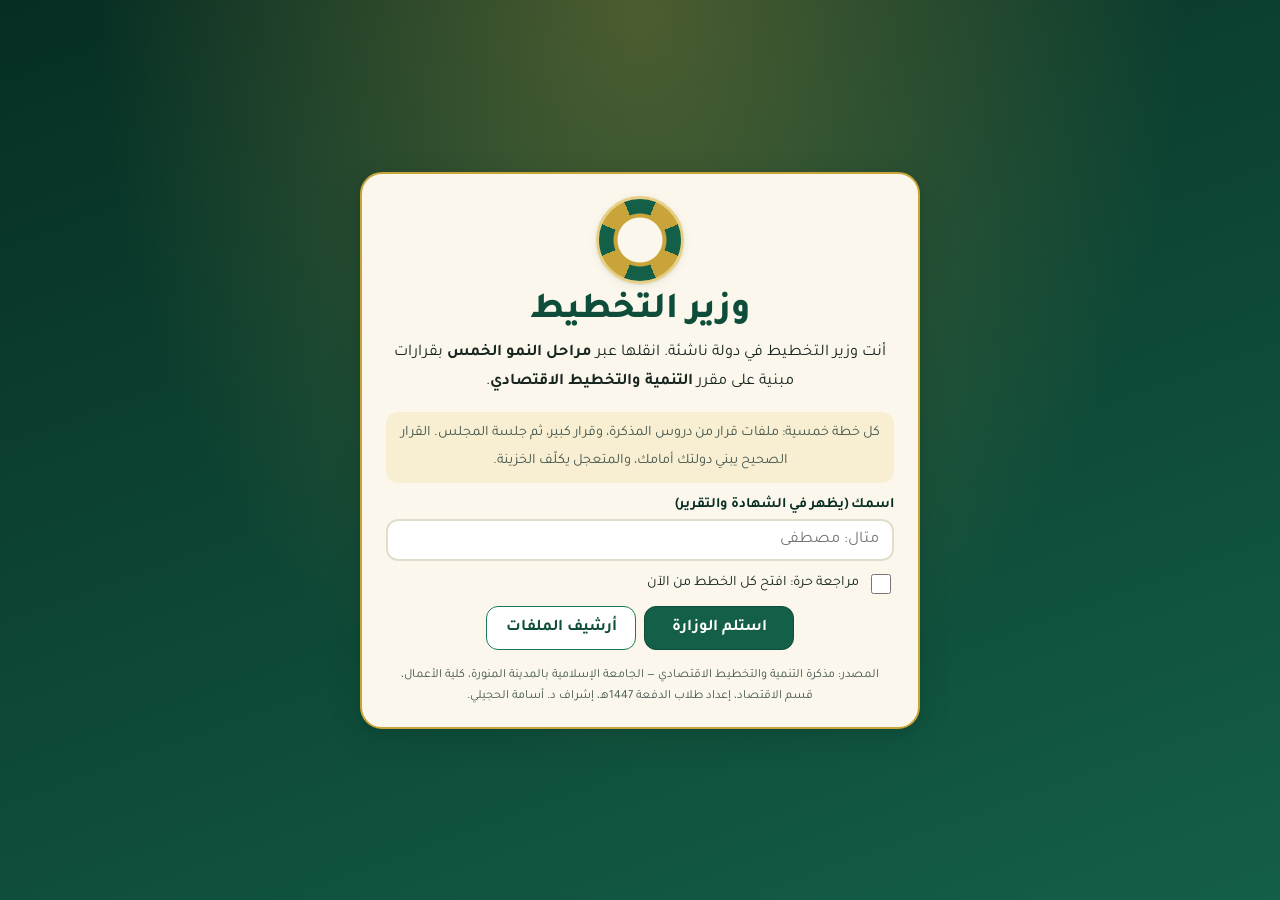
<file: wazir-altakhtit/index.html>
<!DOCTYPE html>
<html lang="ar" dir="rtl">
<head>
<meta charset="utf-8">
<meta name="viewport" content="width=device-width, initial-scale=1, maximum-scale=1">
<title>وزير التخطيط — لعبة مقرر التنمية والتخطيط الاقتصادي</title>
<meta name="theme-color" content="#0d4d3a">
<link rel="preconnect" href="https://fonts.googleapis.com">
<link rel="preconnect" href="https://fonts.gstatic.com" crossorigin>
<link href="https://fonts.googleapis.com/css2?family=Tajawal:wght@400;500;700;800&display=swap" rel="stylesheet">
<link rel="stylesheet" href="css/style.css">
</head>
<body>
<header id="hud">
  <div class="brand">
    <span class="logo" aria-hidden="true"></span>
    <div>
      <strong>وزير التخطيط</strong>
      <small id="hud-rank">المجتمع التقليدي</small>
    </div>
  </div>
  <div class="xp" title="الخبرة">
    <div class="xp-bar"><i id="xp-fill"></i></div>
    <span id="xp-text">0 خبرة</span>
    <span id="streak" class="streak" hidden></span>
  </div>
  <nav class="hud-btns">
    <button id="b-map" class="hbtn" title="أرشيف الملفات (M)"><span>🗺️</span><em>الأرشيف</em></button>
    <button id="b-review" class="hbtn" title="مراجعة اليوم (R)"><span>🔁</span><em>مراجعة</em><b id="review-count" hidden>0</b></button>
    <button id="b-report" class="hbtn" title="تقريري"><span>📊</span><em>تقريري</em></button>
    <button id="b-fontup" class="hbtn sm" title="تكبير الخط" aria-label="تكبير الخط">A+</button>
    <button id="b-fontdn" class="hbtn sm" title="تصغير الخط" aria-label="تصغير الخط">A−</button>
    <button id="b-mute" class="hbtn sm" title="كتم الصوت" aria-label="كتم الصوت">🔊</button>
    <button id="b-help" class="hbtn sm" title="مساعدة" aria-label="مساعدة">؟</button>
  </nav>
</header>

<main id="app">
  <aside id="desk" aria-label="مكتب الوزير">
    <section class="plan">
      <small id="plan-k"></small>
      <h2 id="plan-t"></h2>
      <div class="plan-row"><span id="plan-stage" class="stage-chip"></span><span id="plan-dots" class="dots"></span></div>
    </section>
    <button id="cta" class="btn primary cta"></button>
    <section>
      <h3 class="sec">مؤشرات الدولة <span class="muted">(أسماؤها من ص9–10، وأرقامها للعب)</span></h3>
      <div id="inds" class="inds"></div>
    </section>
    <section>
      <h3 class="sec">جدول أعمال الخطة</h3>
      <ol id="agenda" class="agenda"></ol>
    </section>
  </aside>
  <section id="view" aria-label="الدولة">
    <canvas id="iso" aria-label="خريطة الدولة تتطور مع قراراتك"></canvas>
    <div id="pulse" class="pulse" aria-live="polite"></div>
    <div id="news" class="news" aria-live="polite"></div>
    <div id="confetti" class="confetti" aria-hidden="true"></div>
  </section>
</main>

<div id="toast" class="toast" role="status" aria-live="polite"></div>

<div id="modal" class="modal" hidden>
  <div class="sheet" role="dialog" aria-modal="true" aria-labelledby="sheet-title">
    <div class="sheet-head">
      <div>
        <small id="sheet-kicker"></small>
        <h2 id="sheet-title"></h2>
      </div>
      <button id="sheet-close" class="x" aria-label="إغلاق (Esc)">✕</button>
    </div>
    <div id="sheet-body" class="sheet-body" tabindex="-1"></div>
  </div>
</div>

<div id="start" class="start">
  <div class="start-card">
    <div class="start-emblem" aria-hidden="true"></div>
    <h1>وزير التخطيط</h1>
    <p class="lead">أنت وزير التخطيط في دولة ناشئة. انقلها عبر <b>مراحل النمو الخمس</b> بقرارات مبنية على مقرر <b>التنمية والتخطيط الاقتصادي</b>.</p>
    <p class="how">كل خطة خمسية: ملفات قرار من دروس المذكرة، وقرار كبير، ثم جلسة المجلس. القرار الصحيح يبني دولتك أمامك، والمتعجل يكلّف الخزينة.</p>
    <label class="field">اسمك (يظهر في الشهادة والتقرير)
      <input id="in-name" type="text" maxlength="40" autocomplete="name" placeholder="مثال: مصطفى">
    </label>
    <label class="check"><input id="in-free" type="checkbox"> مراجعة حرة: افتح كل الخطط من الآن</label>
    <div class="start-btns">
      <button id="b-start" class="btn primary">استلم الوزارة</button>
      <button id="b-start-map" class="btn">أرشيف الملفات</button>
    </div>
    <p class="src">المصدر: مذكرة التنمية والتخطيط الاقتصادي — الجامعة الإسلامية بالمدينة المنورة، كلية الأعمال، قسم الاقتصاد، إعداد طلاب الدفعة 1447هـ، إشراف د. أسامة الحجيلي.</p>
  </div>
</div>


<script src="js/content.js"></script>
<script src="js/app.js"></script>
<script src="js/iso.js"></script>
<script src="js/sim.js"></script>
</body>
</html>
</file>
<file: wazir-altakhtit/css/style.css>
/* ===== هوية «مدينة التنمية»: أخضر الجامعة الإسلامية وذهبها ===== */
:root{
  --green-900:#072e23; --green-800:#0d4d3a; --green-700:#145f48; --green-600:#1b7a5a; --green-100:#e3f1ea;
  --gold-600:#a9862a; --gold-500:#c9a43a; --gold-300:#e7cf86; --gold-100:#f8efd2;
  --cream:#fbf7ec; --paper:#ffffff; --ink:#17251f; --ink-2:#44564e; --line:#e2dccb;
  --ok:#1f8a4c; --ok-bg:#e5f5eb; --bad:#b3261e; --bad-bg:#fbe9e7; --info-bg:#eef4f8;
  --r-sm:8px; --r-md:14px; --r-lg:22px;
  --sh-1:0 1px 2px rgba(7,46,35,.08),0 2px 8px rgba(7,46,35,.08);
  --sh-2:0 10px 30px rgba(7,46,35,.18),0 2px 6px rgba(7,46,35,.10);
  --font:"Tajawal","Noto Naskh Arabic","Noto Sans Arabic","Segoe UI",Tahoma,sans-serif;
  --fs:1; /* مقياس الخط: يتغير بزر A+ / A− */
  --t-xs:calc(.78rem*var(--fs)); --t-sm:calc(.9rem*var(--fs)); --t-md:calc(1.02rem*var(--fs));
  --t-lg:calc(1.22rem*var(--fs)); --t-xl:calc(1.6rem*var(--fs)); --t-2xl:calc(2.3rem*var(--fs));
}
*{box-sizing:border-box}
html,body{margin:0;height:100%;overflow:hidden;background:#cfe3dc;color:var(--ink);font-family:var(--font);font-size:16px}
button,input{font-family:inherit}
button{cursor:pointer}
:focus-visible{outline:3px solid var(--gold-500);outline-offset:2px}
kbd{font-family:var(--font);background:var(--gold-100);border:1px solid var(--gold-300);border-bottom-width:2px;border-radius:6px;padding:0 .35em;font-size:.85em;color:var(--green-900)}
#world{position:fixed;inset:0}
#world canvas{display:block;width:100%;height:100%;touch-action:none}
#labels{position:fixed;inset:0;pointer-events:none;overflow:hidden}
.wlabel{position:absolute;transform:translate(50%,-100%);white-space:nowrap;background:rgba(7,46,35,.82);color:#fff;border:1px solid var(--gold-500);
  padding:.25rem .7rem;border-radius:999px;font-size:var(--t-sm);font-weight:700;box-shadow:var(--sh-1);transition:opacity .2s}
.wlabel small{display:block;font-weight:500;font-size:.75em;color:var(--gold-300);text-align:center}
.wlabel.lock{background:rgba(70,70,70,.8);border-color:#999}
.wlabel.portal{font-size:var(--t-xs);background:rgba(255,255,255,.92);color:var(--green-900);border-color:var(--green-600);font-weight:700}
.wlabel.portal.done{border-color:var(--gold-500);background:var(--gold-100)}

/* ===== الشريط العلوي ===== */
#hud{position:fixed;top:0;inset-inline:0;display:flex;align-items:center;gap:.8rem;padding:.55rem .8rem;z-index:45;
  background:linear-gradient(180deg,rgba(7,46,35,.92),rgba(13,77,58,.85));color:#fff;border-bottom:2px solid var(--gold-500);box-shadow:var(--sh-1)}
.brand{display:flex;align-items:center;gap:.55rem;min-width:0}
.brand strong{display:block;font-size:var(--t-md);font-weight:800;letter-spacing:.2px}
.brand small{display:block;color:var(--gold-300);font-size:var(--t-xs)}
.logo{width:34px;height:34px;flex:none;border-radius:50%;background:
  radial-gradient(circle at 50% 50%,transparent 9px,var(--gold-500) 10px,var(--gold-500) 12px,transparent 13px),
  conic-gradient(from 22.5deg,var(--gold-500) 0 12.5%,var(--green-700) 0 25%,var(--gold-500) 0 37.5%,var(--green-700) 0 50%,var(--gold-500) 0 62.5%,var(--green-700) 0 75%,var(--gold-500) 0 87.5%,var(--green-700) 0);
  border:2px solid var(--gold-300)}
.xp{flex:1;display:flex;align-items:center;gap:.5rem;min-width:90px;max-width:340px}
.xp-bar{flex:1;height:10px;border-radius:99px;background:rgba(255,255,255,.18);overflow:hidden;border:1px solid rgba(231,207,134,.5)}
.xp-bar i{display:block;height:100%;width:0;background:linear-gradient(90deg,var(--gold-300),var(--gold-500));transition:width .5s}
#xp-text{font-size:var(--t-xs);white-space:nowrap;color:var(--gold-100)}
.streak{background:var(--gold-500);color:var(--green-900);font-weight:800;border-radius:99px;padding:0 .5rem;font-size:var(--t-xs)}
.hud-btns{display:flex;gap:.35rem;margin-inline-start:auto}
.hbtn{position:relative;display:flex;align-items:center;gap:.3rem;border:1px solid rgba(231,207,134,.55);background:rgba(255,255,255,.08);color:#fff;
  border-radius:10px;padding:.35rem .6rem;font-size:var(--t-sm);min-height:40px}
.hbtn:hover{background:rgba(255,255,255,.18)}
.hbtn em{font-style:normal}
.hbtn.sm{min-width:40px;justify-content:center;font-weight:700}
.hbtn b{position:absolute;top:-6px;left:-6px;background:var(--bad);color:#fff;border-radius:99px;font-size:11px;min-width:18px;height:18px;line-height:18px;text-align:center;padding:0 4px}

/* ===== تلميح القرب ===== */
.near{position:fixed;bottom:22px;left:50%;transform:translateX(-50%);z-index:15;display:flex;align-items:center;gap:.7rem;
  background:var(--paper);border:2px solid var(--gold-500);border-radius:999px;padding:.45rem .5rem .45rem .5rem;padding-inline-start:1.1rem;box-shadow:var(--sh-2);font-size:var(--t-md);max-width:92vw}
.near span{font-weight:700;color:var(--green-900);overflow:hidden;text-overflow:ellipsis;white-space:nowrap}
.near button{border:0;background:var(--green-700);color:#fff;border-radius:999px;padding:.45rem 1rem;font-weight:700;font-size:var(--t-sm);min-height:40px}

/* ===== عصا الجوال ===== */
.joy{position:fixed;bottom:26px;right:26px;width:124px;height:124px;border-radius:50%;background:rgba(255,255,255,.22);border:2px solid rgba(255,255,255,.6);z-index:14;display:none;touch-action:none}
.joy i{position:absolute;left:50%;top:50%;width:54px;height:54px;margin:-27px 0 0 -27px;border-radius:50%;background:rgba(13,77,58,.85);border:2px solid var(--gold-300)}
.act{position:fixed;bottom:40px;left:26px;width:84px;height:84px;border-radius:50%;border:3px solid var(--gold-300);background:var(--green-700);color:#fff;font-weight:800;font-size:1rem;z-index:14;display:none}
body.touch .joy,body.touch .act{display:block}
body.touch .near{bottom:150px}
body.no3d .joy,body.no3d .act,body.no3d .near{display:none!important}

/* ===== التنبيه ===== */
.toast{position:fixed;top:72px;left:50%;transform:translate(-50%,-20px);opacity:0;z-index:60;background:var(--green-800);color:#fff;border:1px solid var(--gold-500);
  padding:.55rem 1.1rem;border-radius:999px;font-weight:700;font-size:var(--t-sm);pointer-events:none;transition:.25s;box-shadow:var(--sh-2);max-width:90vw;text-align:center}
.toast.show{opacity:1;transform:translate(-50%,0)}
.toast.gold{background:var(--gold-500);color:var(--green-900)}

/* ===== النافذة ===== */
.modal{position:fixed;inset:0;z-index:40;display:flex;align-items:center;justify-content:center;background:rgba(7,46,35,.45);padding:70px 12px 12px}
.modal[hidden]{display:none}
.sheet{width:min(880px,100%);max-height:100%;display:flex;flex-direction:column;background:var(--cream);border-radius:var(--r-lg);box-shadow:var(--sh-2);border:1px solid var(--gold-300);overflow:hidden}
.sheet-head{display:flex;align-items:flex-start;justify-content:space-between;gap:1rem;padding:1rem 1.3rem .8rem;background:
  linear-gradient(135deg,var(--green-800),var(--green-600));color:#fff;border-bottom:3px solid var(--gold-500)}
.sheet-head small{color:var(--gold-300);font-size:var(--t-xs);font-weight:700}
.sheet-head h2{margin:.1rem 0 0;font-size:var(--t-xl);font-weight:800;line-height:1.35}
.x{flex:none;width:42px;height:42px;border-radius:50%;border:1px solid var(--gold-300);background:rgba(255,255,255,.1);color:#fff;font-size:1.1rem}
.sheet-body{padding:1.1rem 1.3rem 1.4rem;overflow:auto;font-size:var(--t-md);line-height:1.95}
.sheet-body:focus{outline:none}
body.no3d #sheet-close.hide-no3d{display:none}

/* أجزاء الدرس */
.pref{display:inline-flex;align-items:center;gap:.3rem;background:var(--gold-100);border:1px solid var(--gold-300);color:var(--green-900);border-radius:99px;padding:0 .6rem;font-size:var(--t-xs);font-weight:700}
.b-p{margin:.5rem 0 .9rem}
.b-rule{position:relative;margin:.9rem 0;padding:.8rem 1rem .8rem;border-radius:var(--r-md);background:var(--paper);border:1px solid var(--line);border-inline-start:6px solid var(--green-600);box-shadow:var(--sh-1)}
.b-rule .tag{display:inline-block;margin-bottom:.25rem;background:var(--green-600);color:#fff;border-radius:6px;padding:0 .5rem;font-size:var(--t-xs);font-weight:700}
.b-rule.tag-تعريف{border-inline-start-color:var(--gold-500)} .b-rule.tag-تعريف .tag{background:var(--gold-600)}
.b-rule.tag-تنبيه{border-inline-start-color:#2a6f97} .b-rule.tag-تنبيه .tag{background:#2a6f97}
.b-rule h4{margin:.1rem 0 .2rem;font-size:var(--t-lg);color:var(--green-800)}
.b-rule p{margin:0}
.b-list h4,.b-table h4{margin:1rem 0 .35rem;color:var(--green-800);font-size:var(--t-md)}
.b-list ol,.b-list ul{margin:.2rem 0 .8rem;padding-inline-start:1.5rem}
.b-list li{margin:.25rem 0}
.b-list li::marker{color:var(--gold-600);font-weight:800}
.b-ayah{margin:.8rem 0;text-align:center;font-size:calc(var(--t-lg)*1.05);color:var(--green-900);background:var(--gold-100);border-radius:var(--r-md);padding:.7rem 1rem;border:1px dashed var(--gold-500)}
.b-ayah small{display:block;font-size:var(--t-xs);color:var(--ink-2)}
.b-note{background:var(--info-bg);border-radius:var(--r-sm);padding:.5rem .8rem;font-size:var(--t-sm)}
.b-note::before{content:"إضافة توضيحية: ";font-weight:700;color:#2a6f97}
.tbl-wrap{overflow-x:auto;margin:.4rem 0 1rem;border-radius:var(--r-md);border:1px solid var(--line);box-shadow:var(--sh-1)}
table{border-collapse:collapse;width:100%;background:var(--paper);font-size:var(--t-sm);line-height:1.7}
th{background:var(--green-700);color:#fff;font-weight:700;padding:.5rem .6rem;text-align:start}
td{padding:.5rem .6rem;border-top:1px solid var(--line);vertical-align:top}
td:first-child{font-weight:700;color:var(--green-800);background:var(--green-100);white-space:nowrap}
tr:nth-child(even) td:not(:first-child){background:#fcfaf3}

.lesson-nav{display:flex;flex-wrap:wrap;gap:.5rem;justify-content:space-between;margin-top:1.2rem;padding-top:1rem;border-top:1px dashed var(--line)}
.btn{display:inline-flex;align-items:center;justify-content:center;gap:.4rem;border:1px solid var(--green-600);background:var(--paper);color:var(--green-800);
  border-radius:12px;padding:.55rem 1rem;font-size:var(--t-sm);font-weight:700;min-height:44px}
.btn:hover{background:var(--green-100)}
.btn.primary{background:var(--green-700);color:#fff;border-color:var(--green-800)}
.btn.primary:hover{background:var(--green-800)}
.btn.gold{background:var(--gold-500);color:var(--green-900);border-color:var(--gold-600)}
.btn[disabled]{opacity:.45;cursor:not-allowed}
.btn.small{min-height:36px;padding:.3rem .7rem;font-size:var(--t-xs)}

/* السؤال */
.qbox{margin-top:1.2rem;background:var(--paper);border-radius:var(--r-md);border:2px solid var(--gold-300);padding:1rem;box-shadow:var(--sh-1)}
.qbox .qhead{display:flex;justify-content:space-between;align-items:center;gap:.5rem;font-size:var(--t-xs);color:var(--ink-2);font-weight:700}
.qbox .q{font-size:var(--t-lg);font-weight:700;margin:.4rem 0 .7rem;line-height:1.7;color:var(--green-900)}
.opts{display:grid;gap:.5rem}
.opt{text-align:start;border:2px solid var(--line);background:#fff;border-radius:12px;padding:.6rem .9rem;font-size:var(--t-md);line-height:1.6;min-height:48px;color:var(--ink);transition:.12s}
.opt:hover:not([disabled]){border-color:var(--green-600);background:var(--green-100)}
.opt .k{display:inline-grid;place-items:center;width:1.6em;height:1.6em;margin-inline-end:.5rem;border-radius:50%;background:var(--green-100);color:var(--green-800);font-weight:800;font-size:.85em}
.opt.ok{border-color:var(--ok);background:var(--ok-bg)}
.opt.bad{border-color:var(--bad);background:var(--bad-bg)}
.opt[disabled]{cursor:default}
.fb{margin-top:.7rem;border-radius:12px;padding:.7rem .9rem;font-size:var(--t-sm);line-height:1.85}
.fb.ok{background:var(--ok-bg);border:1px solid #9fd3b2}
.fb.bad{background:var(--bad-bg);border:1px solid #f0b4ad}
.fb b{display:block}
.fb .why{margin-bottom:.3rem}
.fb .acts{display:flex;flex-wrap:wrap;gap:.4rem;margin-top:.5rem}
.qprog{height:6px;background:var(--line);border-radius:99px;overflow:hidden;margin-bottom:.8rem}
.qprog i{display:block;height:100%;background:var(--green-600);transition:width .3s}
.timer{font-variant-numeric:tabular-nums;color:var(--bad)}
.pop{animation:pop .35s ease}
@keyframes pop{0%{transform:scale(.97)}60%{transform:scale(1.02)}100%{transform:scale(1)}}
.shake{animation:shake .35s ease}
@keyframes shake{0%,100%{transform:translateX(0)}25%{transform:translateX(-6px)}75%{transform:translateX(6px)}}

/* الخريطة */
.map-intro{display:flex;flex-wrap:wrap;gap:.6rem;align-items:center;justify-content:space-between;margin-bottom:.8rem}
.dgrid{display:grid;gap:.9rem}
.dcard{background:var(--paper);border-radius:var(--r-md);border:1px solid var(--line);box-shadow:var(--sh-1);overflow:hidden}
.dcard-h{display:flex;align-items:center;gap:.8rem;padding:.75rem 1rem;border-inline-start:8px solid var(--dc,var(--green-600))}
.dnum{flex:none;width:42px;height:42px;border-radius:12px;display:grid;place-items:center;background:var(--dc,var(--green-600));color:#fff;font-weight:800;font-size:1.2rem}
.dcard-h h3{margin:0;font-size:var(--t-lg);color:var(--green-900)}
.dcard-h p{margin:0;font-size:var(--t-xs);color:var(--ink-2);line-height:1.6}
.dstat{margin-inline-start:auto;text-align:center;font-size:var(--t-xs);color:var(--ink-2);flex:none}
.dstat b{display:block;font-size:var(--t-lg);color:var(--green-800)}
.dcard.locked{opacity:.72}
.dcard.locked .dnum{background:#9aa29e}
.llist{list-style:none;margin:0;padding:.2rem .8rem .6rem}
.llist li{display:flex;align-items:center;gap:.5rem;border-top:1px dashed var(--line);padding:.35rem 0}
.llist li button.lk{flex:1;text-align:start;background:none;border:0;padding:.35rem .2rem;font-size:var(--t-sm);color:var(--ink);border-radius:8px;min-height:40px}
.llist li button.lk:hover{background:var(--green-100)}
.st{flex:none;width:26px;height:26px;border-radius:50%;display:grid;place-items:center;font-size:13px;border:2px solid var(--line);color:var(--ink-2)}
.st.done{background:var(--ok);border-color:var(--ok);color:#fff}
.st.pre{background:var(--gold-500);border-color:var(--gold-600);color:var(--green-900)}
.dacts{display:flex;flex-wrap:wrap;gap:.4rem;padding:.2rem 1rem .9rem}
.badge{display:inline-block;border-radius:99px;padding:0 .55rem;font-size:var(--t-xs);font-weight:700}
.badge.pass{background:var(--ok-bg);color:var(--ok);border:1px solid #9fd3b2}
.badge.lock{background:#eee;color:#555}

/* المحاكيات */
.widget{margin:1.1rem 0;background:var(--paper);border:2px solid var(--green-600);border-radius:var(--r-md);overflow:hidden}
.w-head{display:flex;align-items:center;justify-content:space-between;gap:.5rem;padding:.55rem .9rem;background:var(--green-100);border-bottom:1px solid #c5e2d4}
.w-head h4{margin:0;color:var(--green-800);font-size:var(--t-md)}
.w-body{padding:.8rem .9rem}
.w-hint{font-size:var(--t-sm);color:var(--ink-2);margin:0 0 .6rem}
.pool{display:flex;flex-wrap:wrap;gap:.45rem;min-height:52px;padding:.5rem;border:2px dashed var(--line);border-radius:12px;background:#fcfaf3;margin-bottom:.7rem}
.card{border:2px solid var(--gold-300);background:#fff;border-radius:10px;padding:.4rem .7rem;font-size:var(--t-sm);line-height:1.5;cursor:grab;user-select:none;min-height:42px;text-align:start;color:var(--ink);touch-action:none}
.card.sel{border-color:var(--green-700);background:var(--green-100);box-shadow:0 0 0 3px rgba(27,122,90,.25)}
.card.ok{border-color:var(--ok);background:var(--ok-bg);cursor:default}
.card.bad{border-color:var(--bad);background:var(--bad-bg)}
.card.drag{opacity:.4}
.bins{display:grid;grid-template-columns:repeat(auto-fit,minmax(150px,1fr));gap:.5rem}
.bin{border:2px solid var(--green-600);border-radius:12px;min-height:90px;padding:.4rem;background:#f6fbf8;display:flex;flex-direction:column;gap:.35rem;text-align:start;font:inherit}
.bin.over{background:var(--gold-100);border-color:var(--gold-500)}
.bin .bt{font-weight:800;color:var(--green-800);font-size:var(--t-sm);text-align:center;padding:.15rem;border-bottom:1px solid #c5e2d4;margin-bottom:.15rem}
.bin .card{cursor:default;font-size:var(--t-xs)}
.w-msg{margin-top:.6rem;font-size:var(--t-sm);min-height:1.5em}
.w-msg.ok{color:var(--ok);font-weight:700}
.w-msg.bad{color:var(--bad)}
.seq{list-style:none;margin:0 0 .6rem;padding:0;display:grid;gap:.4rem;counter-reset:s}
.seq li{display:flex;align-items:center;gap:.5rem;background:#fff;border:2px solid var(--line);border-radius:10px;padding:.3rem .5rem;counter-increment:s}
.seq li::before{content:counter(s);flex:none;width:28px;height:28px;border-radius:50%;background:var(--green-700);color:#fff;display:grid;place-items:center;font-weight:800;font-size:.9rem}
.seq li span{flex:1;font-size:var(--t-sm)}
.seq li.ok{border-color:var(--ok);background:var(--ok-bg)}
.seq li.bad{border-color:var(--bad);background:var(--bad-bg)}
.seq li.sel{border-color:var(--gold-500);box-shadow:0 0 0 3px rgba(201,164,58,.3)}
.seq button{border:1px solid var(--line);background:var(--cream);border-radius:8px;width:38px;height:38px;font-size:1rem}
.fin-ctrl{display:flex;flex-wrap:wrap;align-items:center;gap:.6rem;margin-bottom:.7rem}
.fin-ctrl input[type=range]{flex:1;min-width:180px;accent-color:var(--green-700);height:32px}
.fin-ctrl output{font-weight:800;font-variant-numeric:tabular-nums;min-width:8ch;text-align:center;border-radius:8px;padding:.1rem .4rem}
.fin-grid{display:grid;grid-template-columns:1fr 1fr;gap:.6rem}
.fin-col{border-radius:12px;padding:.7rem;border:1px solid var(--line);background:#fcfaf3}
.fin-col h5{margin:0 0 .4rem;font-size:var(--t-sm);color:var(--green-800)}
.fin-row{display:flex;justify-content:space-between;align-items:center;gap:.5rem;font-size:var(--t-sm);margin:.25rem 0}
.fin-bar{height:12px;border-radius:99px;background:var(--line);overflow:hidden;margin:.15rem 0 .45rem;position:relative}
.fin-bar i{position:absolute;top:0;bottom:0;right:50%;background:var(--ok)}
.fin-bar i.neg{background:var(--bad)}
.fin-bar::after{content:"";position:absolute;right:50%;top:-2px;bottom:-2px;width:2px;background:var(--ink-2)}
.num{font-variant-numeric:tabular-nums;font-weight:800}
.num.neg{color:var(--bad)} .num.pos{color:var(--ok)}
.fin-note{font-size:var(--t-xs);color:var(--ink-2);margin-top:.6rem;line-height:1.8}
@media (max-width:640px){.fin-grid{grid-template-columns:1fr}}

/* التقرير والشهادة */
.rep-grid{display:grid;grid-template-columns:repeat(auto-fit,minmax(150px,1fr));gap:.6rem;margin:.6rem 0 1rem}
.kpi{background:var(--paper);border:1px solid var(--line);border-radius:12px;padding:.6rem .8rem;box-shadow:var(--sh-1)}
.kpi small{color:var(--ink-2);font-size:var(--t-xs)}
.kpi b{display:block;font-size:var(--t-xl);color:var(--green-800)}
.cert{position:relative;margin:.5rem auto;max-width:720px;background:#fffdf6;border:10px double var(--gold-500);border-radius:6px;padding:2rem 1.6rem;text-align:center;box-shadow:var(--sh-2)}
.cert::before{content:"";position:absolute;inset:8px;border:1px solid var(--green-600);pointer-events:none}
.cert h3{margin:.2rem 0;font-size:var(--t-2xl);color:var(--green-800);font-weight:800}
.cert .nm{font-size:var(--t-2xl);color:var(--gold-600);font-weight:800;margin:.5rem 0;border-bottom:2px solid var(--gold-300);display:inline-block;padding:0 1rem}
.cert p{margin:.4rem 0}
.cert .code{font-family:monospace;letter-spacing:2px;background:var(--green-100);padding:.1rem .6rem;border-radius:6px;direction:ltr;display:inline-block}
.row{display:flex;flex-wrap:wrap;gap:.5rem;align-items:center}
.field{display:block;text-align:start;font-weight:700;font-size:var(--t-sm);color:var(--green-900);margin:.6rem 0}
.field input{display:block;width:100%;margin-top:.3rem;border:2px solid var(--line);border-radius:12px;padding:.6rem .8rem;font-size:var(--t-md);background:#fff}
.field input:focus{border-color:var(--green-600);outline:none}
.check{display:flex;gap:.5rem;align-items:center;font-size:var(--t-sm);margin:.4rem 0}
.check input{width:20px;height:20px;accent-color:var(--green-700)}
.muted{color:var(--ink-2);font-size:var(--t-sm)}
details.key{background:var(--paper);border:1px solid var(--line);border-radius:12px;padding:.5rem .8rem;margin:.5rem 0}
details.key summary{cursor:pointer;font-weight:800;color:var(--green-800)}
.keyq{border-top:1px dashed var(--line);padding:.4rem 0;font-size:var(--t-sm)}
.keyq b{color:var(--ok)}
pre.cov{white-space:pre-wrap;font-family:var(--font);font-size:var(--t-xs);background:#fff;border:1px solid var(--line);border-radius:12px;padding:.8rem;max-height:50vh;overflow:auto;direction:rtl}

/* شاشة البداية */
.start{position:fixed;inset:0;z-index:50;display:grid;place-items:center;padding:16px;overflow:auto;
  background:radial-gradient(ellipse at 50% 0%,rgba(201,164,58,.35),transparent 60%),linear-gradient(160deg,var(--green-900),var(--green-700))}
.start[hidden]{display:none}
.start-card{width:min(560px,100%);background:var(--cream);border-radius:var(--r-lg);padding:1.6rem 1.5rem 1.2rem;text-align:center;box-shadow:var(--sh-2);border:2px solid var(--gold-500)}
.start-emblem{width:88px;height:88px;margin:-.2rem auto .4rem;border-radius:50%;background:
  radial-gradient(circle,var(--cream) 0 22px,var(--gold-500) 23px 26px,transparent 27px),
  conic-gradient(from 22.5deg,var(--gold-500) 0 12.5%,var(--green-700) 0 25%,var(--gold-500) 0 37.5%,var(--green-700) 0 50%,var(--gold-500) 0 62.5%,var(--green-700) 0 75%,var(--gold-500) 0 87.5%,var(--green-700) 0);
  border:3px solid var(--gold-300);box-shadow:var(--sh-1)}
.start h1{margin:.2rem 0;font-size:var(--t-2xl);color:var(--green-800);font-weight:800}
.lead{font-size:var(--t-md);margin:.3rem 0 .6rem;line-height:1.8}
.how{font-size:var(--t-sm);color:var(--ink-2);line-height:1.9;background:var(--gold-100);border-radius:12px;padding:.5rem .8rem}
.start-btns{display:flex;gap:.5rem;justify-content:center;flex-wrap:wrap;margin-top:.6rem}
.start-btns .btn{min-width:150px;font-size:var(--t-md)}
.src{font-size:var(--t-xs);color:var(--ink-2);margin:.9rem 0 0;line-height:1.7}
.loading{position:fixed;bottom:20px;right:20px;z-index:30;background:var(--green-800);color:#fff;border-radius:99px;padding:.4rem 1rem;font-size:var(--t-sm)}

/* بلا ثلاثي الأبعاد: الخريطة هي الواجهة */
body.no3d{background:linear-gradient(160deg,var(--green-900),var(--green-700))}
body.no3d #labels{display:none}

/* وضع العرض في الصف */
body.present{--fs:1.35}
body.present .fb{display:none}
body.present .fb.revealed{display:block}

/* الجوال */
@media (max-width:640px){
  #hud{flex-wrap:wrap;gap:.4rem;padding:.4rem .5rem}
  .brand small{display:none}
  .xp{order:3;flex-basis:100%;max-width:none}
  .hbtn em{display:none}
  .hbtn{padding:.3rem .45rem;min-height:38px}
  .hud-btns{gap:.25rem}
  .modal{padding:122px 6px 6px}
  .sheet-body{padding:.9rem .9rem 1.2rem}
  .sheet-head{padding:.8rem .9rem .6rem}
  .sheet-head h2{font-size:var(--t-lg)}
  td:first-child{white-space:normal}
  .toast{top:auto;bottom:18px}
  .toast.show{transform:translate(-50%,0)}
}
@media (prefers-reduced-motion:reduce){*{animation:none!important;transition:none!important}}

/* الطباعة */
@media print{
  body{overflow:visible;background:#fff}
  #world,#labels,#hud,.near,.joy,.act,.toast,.start,.sheet-head .x,.noprint{display:none!important}
  .modal{position:static;background:none;padding:0}
  .sheet{box-shadow:none;border:0;max-height:none}
  .sheet-body{overflow:visible}
}

/* ===== «وزير التخطيط»: المكتب والدولة ===== */
html,body{background:#e8dcc0}
#app{position:fixed;top:59px;bottom:0;inset-inline:0;display:grid;grid-template-columns:minmax(330px,390px) 1fr}
#desk{overflow:auto;background:linear-gradient(180deg,var(--cream),#f3ead3);border-inline-end:3px solid var(--gold-500);padding:.9rem .9rem 1.4rem;box-shadow:var(--sh-2);z-index:2}
#view{position:relative;overflow:hidden}
#iso{position:absolute;inset:0;width:100%;height:100%;display:block}
.plan{background:linear-gradient(135deg,var(--green-800),var(--green-600));color:#fff;border-radius:var(--r-md);padding:.8rem 1rem;border:1px solid var(--gold-500);box-shadow:var(--sh-1);position:relative;overflow:hidden}
.plan::after{content:"";position:absolute;left:-30px;top:-30px;width:120px;height:120px;border-radius:50%;background:conic-gradient(from 22.5deg,rgba(201,164,58,.25) 0 12.5%,transparent 0 25%,rgba(201,164,58,.25) 0 37.5%,transparent 0 50%,rgba(201,164,58,.25) 0 62.5%,transparent 0 75%,rgba(201,164,58,.25) 0 87.5%,transparent 0)}
.plan small{color:var(--gold-300);font-weight:700;font-size:var(--t-xs)}
.plan h2{margin:.15rem 0 .45rem;font-size:var(--t-lg);font-weight:800;line-height:1.4}
.plan-row{display:flex;align-items:center;justify-content:space-between;gap:.5rem;flex-wrap:wrap}
.stage-chip{background:var(--gold-500);color:var(--green-900);font-weight:800;border-radius:99px;padding:.05rem .65rem;font-size:var(--t-xs)}
.dots{display:flex;gap:5px}
.dots i{width:12px;height:12px;border-radius:50%;background:rgba(255,255,255,.25);border:1px solid var(--gold-300)}
.dots i.done{background:var(--gold-500)}
.dots i.cur{background:#fff;box-shadow:0 0 0 3px rgba(231,207,134,.5)}
.cta{width:100%;margin:.8rem 0 .3rem;min-height:52px;font-size:var(--t-md);box-shadow:0 4px 0 var(--green-900),var(--sh-1);border-radius:14px;line-height:1.5;text-align:center}
.cta:active{transform:translateY(2px);box-shadow:0 2px 0 var(--green-900)}
.sec{font-size:var(--t-sm);color:var(--green-800);margin:1rem 0 .45rem;font-weight:800}
.sec .muted{font-weight:500;font-size:var(--t-xs)}
.inds{display:grid;grid-template-columns:1fr 1fr;gap:.45rem}
.ind{position:relative;background:#fff;border:1px solid var(--line);border-radius:12px;padding:.45rem .6rem .5rem;box-shadow:var(--sh-1)}
.ind:last-child{grid-column:1/-1;background:var(--gold-100);border-color:var(--gold-300)}
.ind.warn{background:var(--bad-bg);border-color:#f0b4ad}
.ind-top{display:flex;justify-content:space-between;align-items:baseline;gap:.3rem;font-size:var(--t-xs);color:var(--ink-2)}
.ind-top b{color:var(--ink);font-size:var(--t-sm);font-variant-numeric:tabular-nums;white-space:nowrap}
.ind-bar{height:6px;background:var(--line);border-radius:99px;overflow:hidden;margin-top:.35rem}
.ind-bar i{display:block;height:100%;border-radius:99px;transition:width .6s}
.ind-d{position:absolute;top:-9px;left:8px;font-style:normal;font-size:11px;font-weight:800;border-radius:99px;padding:0 .4rem;animation:rise 1.8s forwards}
.ind-d.up{background:var(--ok);color:#fff}.ind-d.down{background:var(--bad);color:#fff}
.flash-up{animation:fup 1.2s}.flash-down{animation:fdown 1.2s}
@keyframes fup{0%{box-shadow:0 0 0 3px rgba(31,138,76,.6)}100%{box-shadow:var(--sh-1)}}
@keyframes fdown{0%{box-shadow:0 0 0 3px rgba(179,38,30,.6)}100%{box-shadow:var(--sh-1)}}
@keyframes rise{0%{opacity:0;transform:translateY(6px)}15%{opacity:1;transform:none}80%{opacity:1}100%{opacity:0;transform:translateY(-6px)}}
.agenda{list-style:none;margin:0;padding:0;display:grid;gap:.4rem}
.ag{display:flex;align-items:center;gap:.5rem;background:#fff;border:1px solid var(--line);border-radius:12px;padding:.25rem .4rem;box-shadow:var(--sh-1)}
.ag-i{flex:none;width:30px;height:30px;border-radius:9px;display:grid;place-items:center;background:var(--green-100);color:var(--green-800);font-weight:800;font-size:.9rem}
.ag.done .ag-i{background:var(--ok);color:#fff}
.ag.big{border-color:var(--gold-300);background:var(--gold-100)} .ag.big .ag-i{background:var(--gold-500);color:var(--green-900)}
.ag.big.done .ag-i{background:var(--ok);color:#fff}
.ag.council{border-color:var(--green-600);background:#eef7f2} .ag.council .ag-i{background:var(--green-700);color:#fff}
.ag-b{flex:1;text-align:start;background:none;border:0;padding:.3rem .2rem;border-radius:8px;min-height:44px;color:var(--ink);display:flex;flex-direction:column;justify-content:center;font-size:var(--t-sm);font-weight:700;line-height:1.5}
.ag-b small{font-weight:500;color:var(--ink-2);font-size:var(--t-xs)}
.ag-b:hover{background:rgba(27,122,90,.07)}
.ag.done .ag-b span{color:var(--ink-2)}
.news{position:absolute;bottom:14px;right:14px;display:grid;gap:.35rem;max-width:min(460px,80%);pointer-events:none}
.nw{background:rgba(255,253,246,.94);border:1px solid var(--line);border-inline-start:5px solid var(--green-600);border-radius:10px;padding:.35rem .7rem;font-size:var(--t-xs);font-weight:700;box-shadow:var(--sh-1);color:var(--ink)}
.nw:nth-child(n+3){opacity:.7}.nw:nth-child(4){opacity:.45}
.nw.good{border-inline-start-color:var(--ok)}.nw.bad{border-inline-start-color:var(--bad)}.nw.gold{border-inline-start-color:var(--gold-500);background:var(--gold-100)}
.nw.new{animation:slidein .5s}
@keyframes slidein{from{opacity:0;transform:translateX(30px)}to{opacity:1;transform:none}}
.pulse{position:absolute;top:18px;left:50%;transform:translateX(-50%);display:flex;flex-wrap:wrap;gap:.35rem;justify-content:center;opacity:0;pointer-events:none;max-width:90%}
.pulse.show{animation:pulse 3s forwards}
@keyframes pulse{0%{opacity:0;transform:translate(-50%,10px)}10%{opacity:1;transform:translate(-50%,0)}80%{opacity:1}100%{opacity:0}}
.chips{display:flex;flex-wrap:wrap;gap:.35rem;margin:.6rem 0}
.chip{border-radius:99px;padding:.15rem .65rem;font-size:var(--t-xs);font-weight:800;box-shadow:var(--sh-1)}
.chip.up{background:var(--ok-bg);color:var(--ok);border:1px solid #9fd3b2}
.chip.down{background:var(--bad-bg);color:var(--bad);border:1px solid #f0b4ad}
.confetti{position:absolute;inset:0;pointer-events:none;overflow:hidden}
.confetti i{position:absolute;top:-12px;width:9px;height:14px;border-radius:2px;opacity:0}
.confetti.go i{animation:fall 2.4s ease-in forwards}
@keyframes fall{0%{opacity:1;transform:translateY(0) rotate(0)}100%{opacity:0;transform:translateY(105vh) rotate(540deg)}}
.big-brief{font-size:var(--t-md);background:#fff;border-radius:12px;padding:.7rem .9rem;border:1px solid var(--line);margin-top:0}
.big-opts{margin:.8rem 0}
.opt.picked{border-color:var(--gold-500);background:var(--gold-100);box-shadow:0 0 0 3px rgba(201,164,58,.3)}
.coin{font-size:var(--t-xl);font-weight:800;text-align:center;padding:.8rem;border-radius:var(--r-md);margin-bottom:.6rem;animation:pop .5s}
.coin.win{background:var(--ok-bg);color:var(--ok)}.coin.loss{background:var(--bad-bg);color:var(--bad)}
.modal{padding-inline-start:12px}
@media (min-width:900px){ .modal{justify-content:flex-end;padding-inline-end:24px} .sheet{width:min(820px,calc(100% - 400px))} }
@media (max-width:899px){
  #app{grid-template-columns:1fr;grid-template-rows:44vh auto;overflow:auto;display:block}
  #view{height:46vh}
  #desk{border-inline-end:0;border-top:3px solid var(--gold-500);overflow:visible;position:relative;z-index:2}
  .news{bottom:8px;right:8px;max-width:92%} .nw:nth-child(n+3){display:none}
}
@media (max-width:640px){ #app{top:96px} }
[hidden]{display:none!important}
@media (max-width:899px){ #app{display:flex;flex-direction:column} #view{order:-1;flex:none} #desk{flex:none} }
</file>
